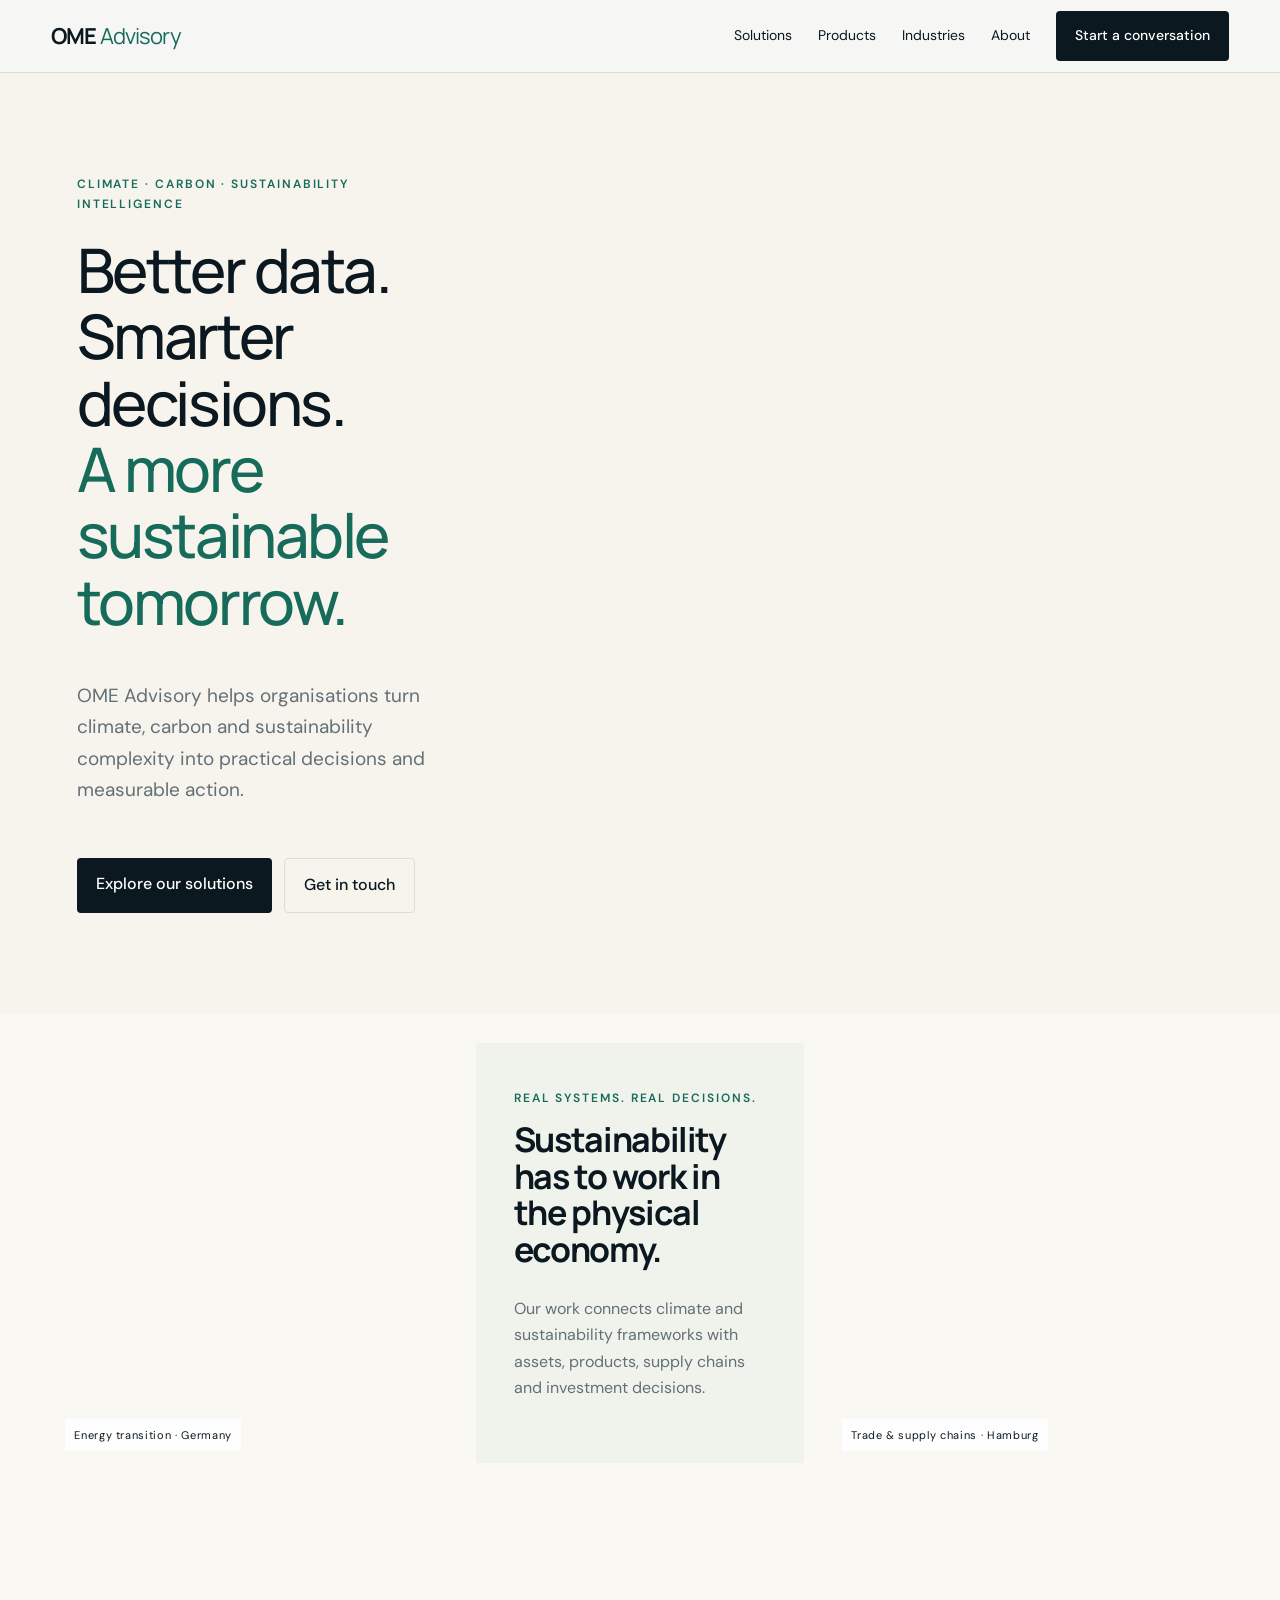
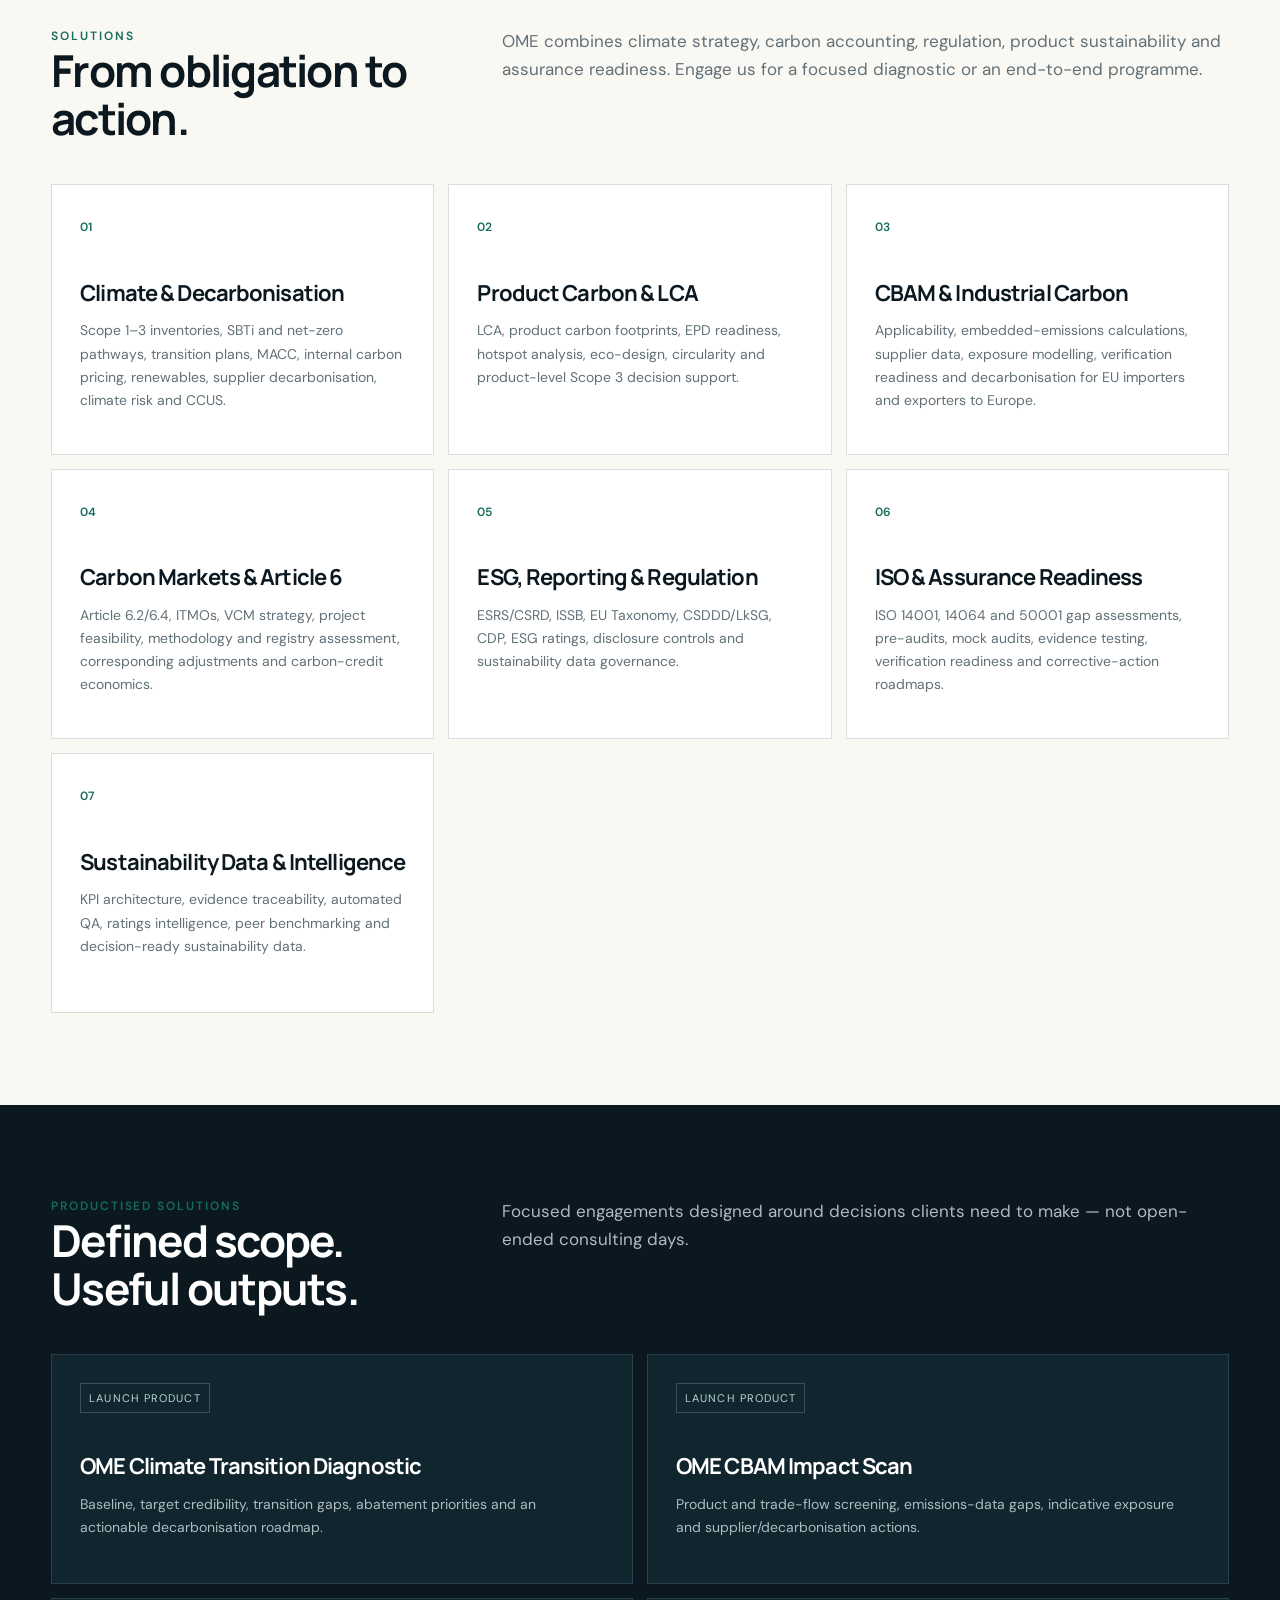
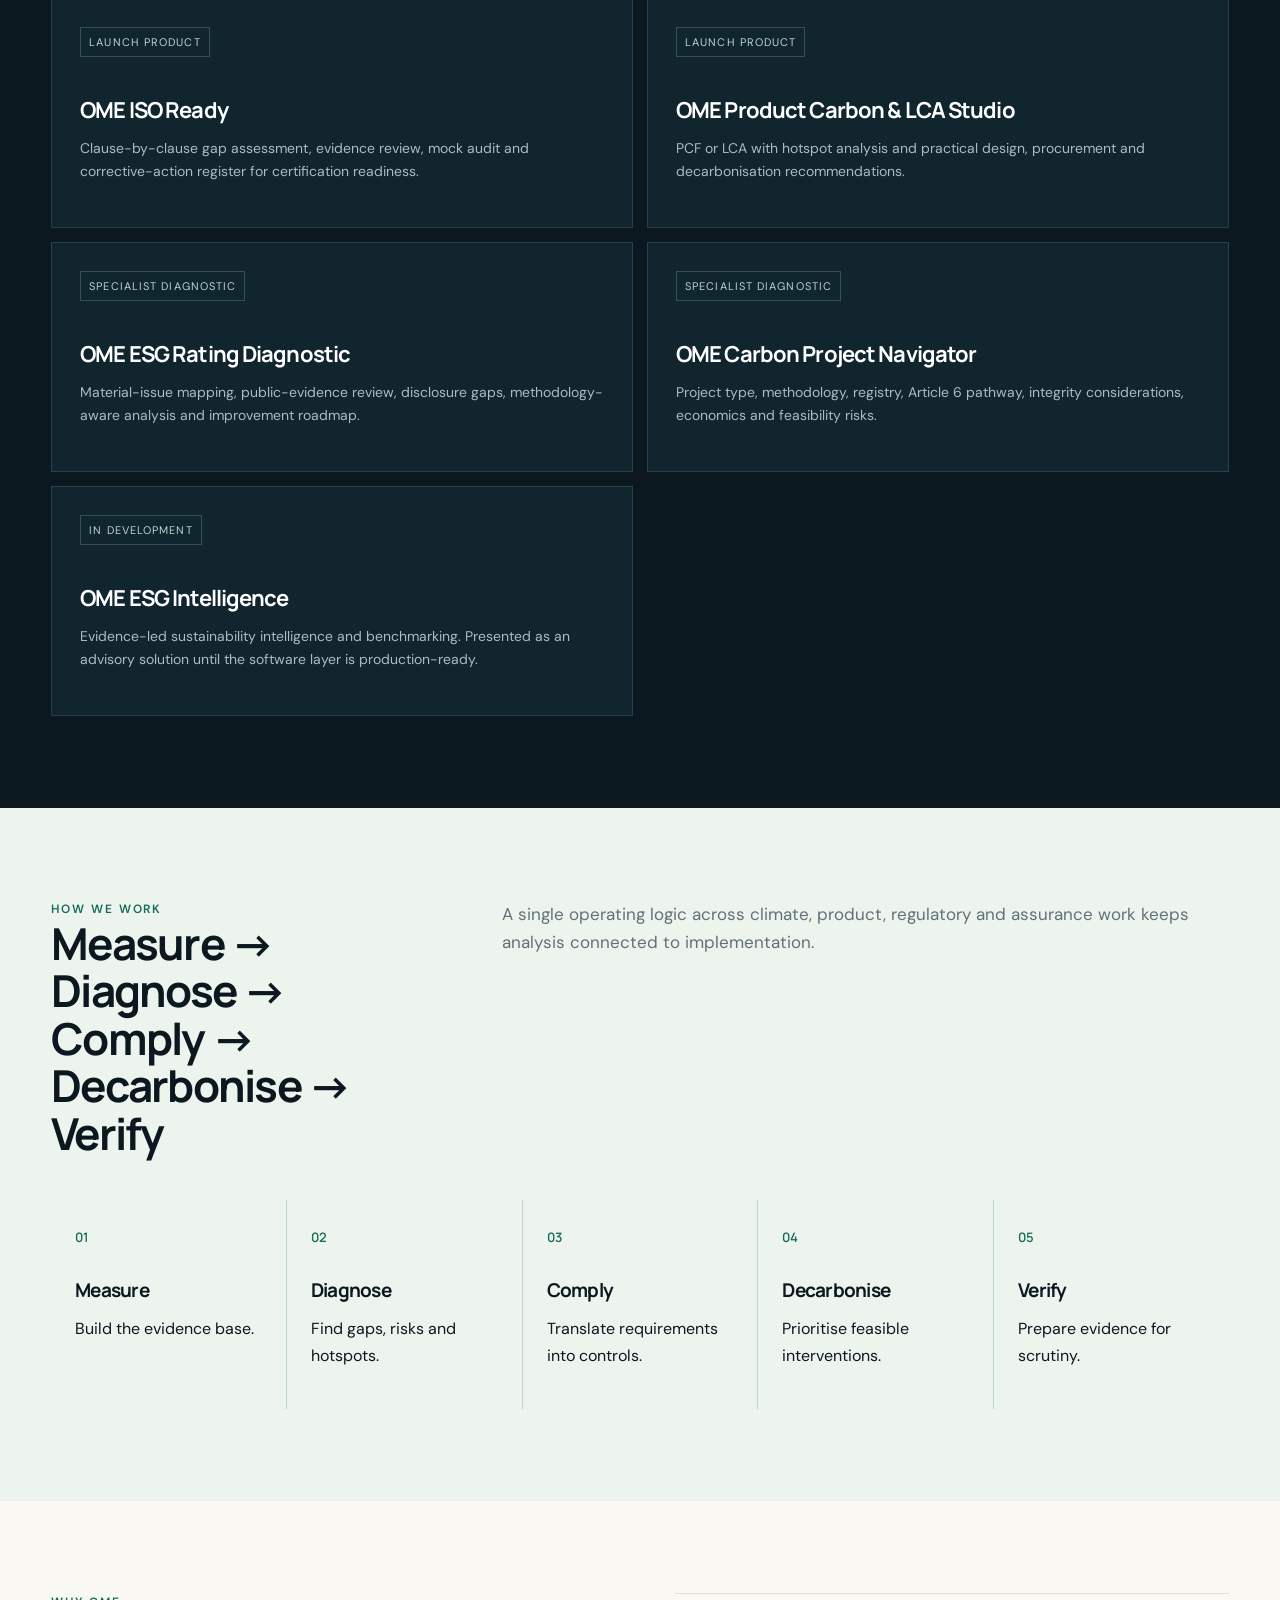
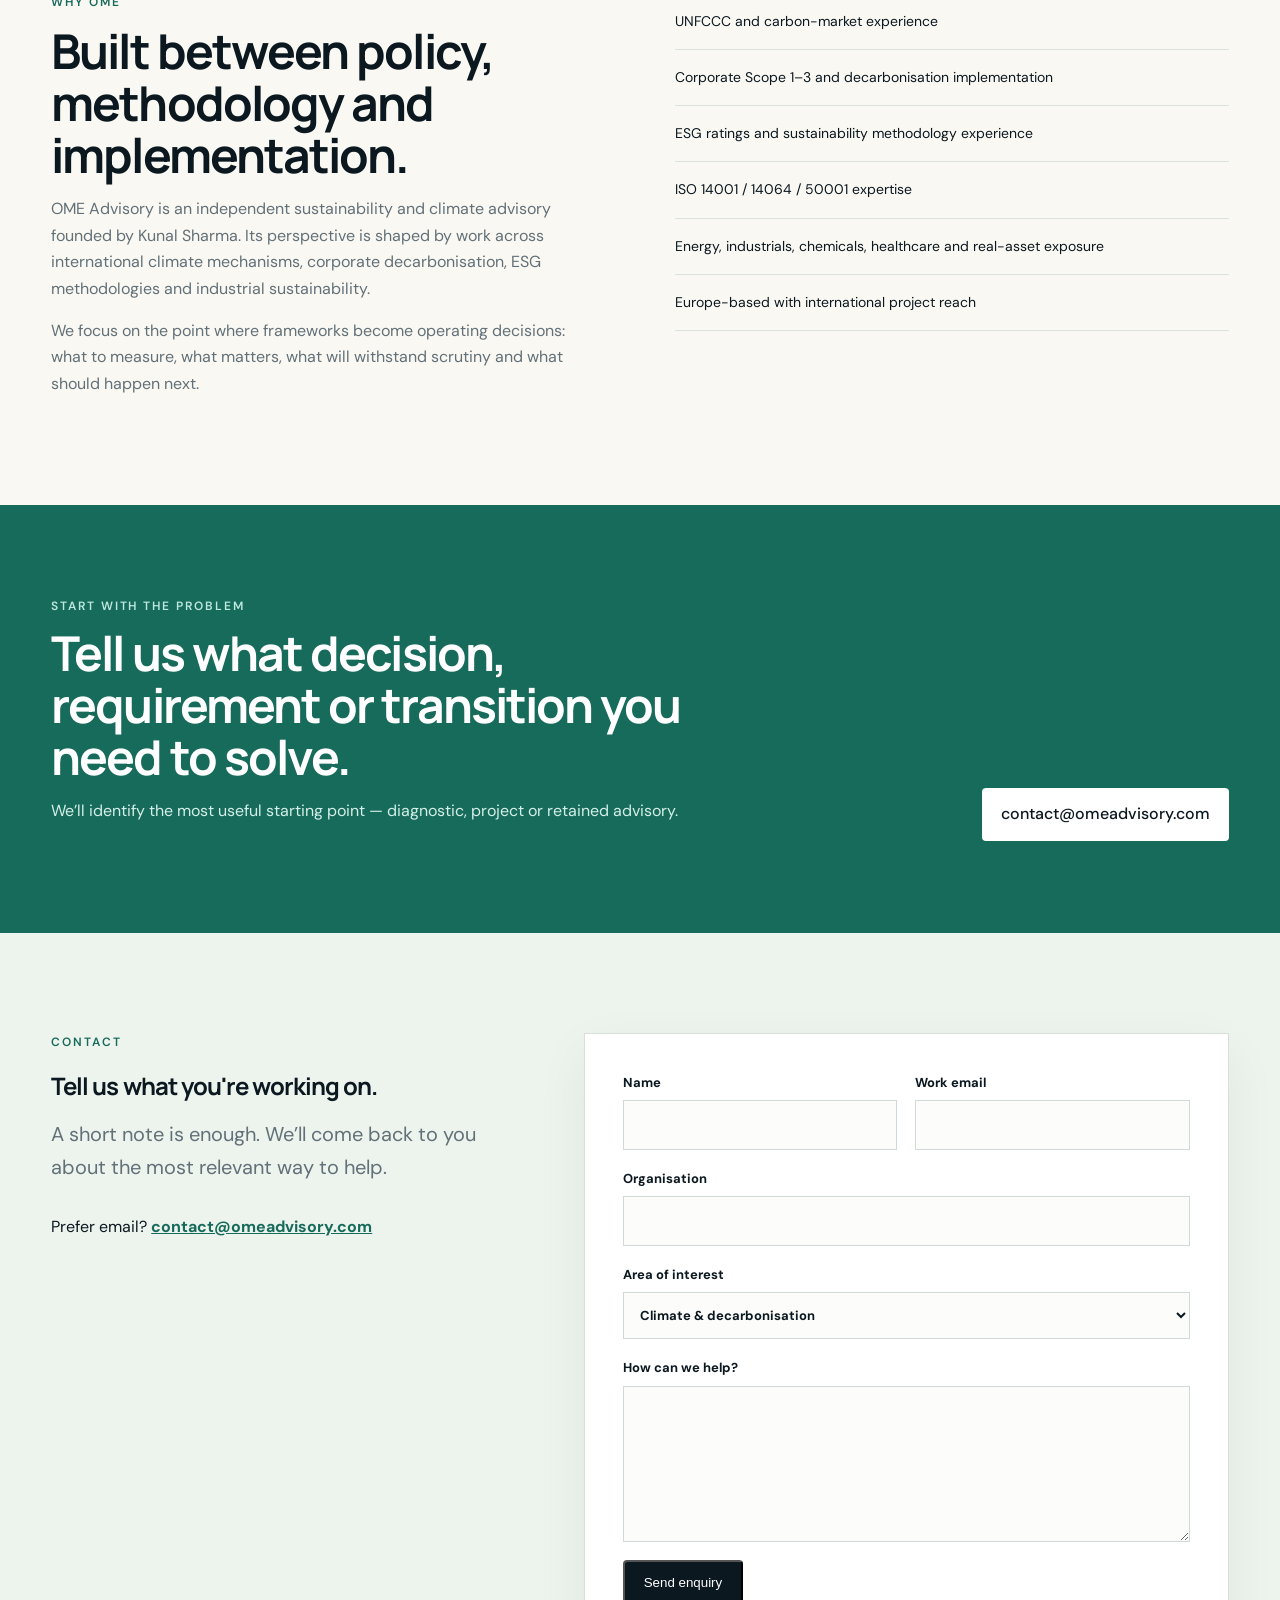
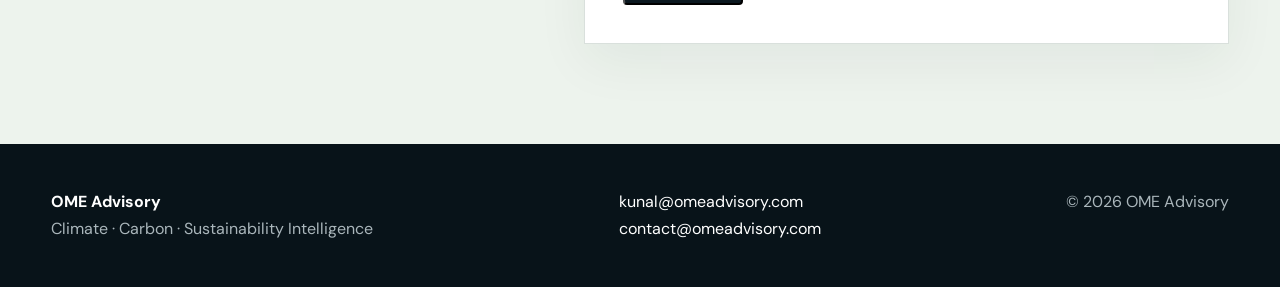
<file: index.html>
<!doctype html>
<html lang="en"><head>
<meta charset="utf-8"><meta name="viewport" content="width=device-width,initial-scale=1">
<title>OME Advisory | Climate, Carbon & Sustainability Intelligence</title>
<meta name="description" content="Independent climate, carbon and sustainability advisory for companies navigating decarbonisation, CBAM, LCA, ISO readiness, ESG regulation and carbon markets.">
<link rel="canonical" href="https://omeadvisory.com/">
<link rel="preconnect" href="https://fonts.googleapis.com"><link rel="preconnect" href="https://fonts.gstatic.com" crossorigin>
<link href="https://fonts.googleapis.com/css2?family=DM+Sans:wght@300;400;500;600&family=Manrope:wght@400;500;600;700&display=swap" rel="stylesheet">
<link rel="icon" href="/favicon.svg">
<style>
:root{--ink:#0b1820;--navy:#102b36;--teal:#176b5b;--mint:#edf4ee;--paper:#faf8f2;--white:#fff;--line:#d9e0dc;--muted:#627078;--lime:#b8d95a}
*{box-sizing:border-box}html{scroll-behavior:smooth}body{margin:0;background:var(--paper);color:var(--ink);font-family:"DM Sans",sans-serif;line-height:1.65}a{color:inherit}.wrap{width:min(92vw,1480px);margin:0 auto}
nav{position:sticky;top:0;z-index:20;background:rgba(246,247,244,.94);backdrop-filter:blur(14px);border-bottom:1px solid var(--line)}.nav{height:72px;display:flex;align-items:center;justify-content:space-between}.brand{font:700 22px Manrope;text-decoration:none;letter-spacing:-.04em}.brand span{font-weight:400;color:var(--teal)}.links{display:flex;gap:26px;align-items:center}.links a{text-decoration:none;font-size:14px}.btn{display:inline-block;padding:13px 19px;background:var(--ink);color:#fff;text-decoration:none;border-radius:4px;font-weight:500}.btn.alt{background:transparent;color:var(--ink);border:1px solid var(--line)}
.hero{min-height:clamp(620px,72vh,820px);padding:0;display:flex;align-items:stretch;background:#f7f4ed;position:relative;overflow:hidden}.hero .wrap{display:grid;grid-template-columns:minmax(520px,.9fr) minmax(620px,1.25fr);width:100%;max-width:none;margin:0;padding:0}.hero:after{content:"";position:absolute;inset:0 50% 0 auto;width:50%;background:url("https://images.unsplash.com/photo-1732482124592-5d343f5b7a05?auto=format&fit=crop&fm=jpg&q=82&w=2200") center/cover no-repeat;pointer-events:none}.hero .wrap{width:100%;position:relative;z-index:1}.kicker{text-transform:uppercase;letter-spacing:.16em;font-size:12px;font-weight:600;color:var(--teal)}h1,h2,h3{font-family:Manrope,sans-serif;line-height:1.08;letter-spacing:-.04em}h1{font-size:clamp(52px,6.5vw,78px);max-width:900px;margin:22px 0 26px;font-weight:500}h1 em{font-style:normal;color:var(--teal);font-weight:500}.lead{font-size:20px;max-width:720px;color:var(--muted)}.actions{display:flex;gap:12px;margin-top:34px;flex-wrap:wrap}
.signal{display:grid;grid-template-columns:repeat(4,1fr);border:1px solid var(--line);margin-top:70px;background:#fff}.signal div{padding:22px;border-right:1px solid var(--line)}.signal div:last-child{border:0}.signal strong{display:block;font:600 15px Manrope}.signal span{font-size:13px;color:var(--muted)}
section{padding:92px 0}.head{display:grid;grid-template-columns:.7fr 1.3fr;gap:60px;margin-bottom:42px}.head h2{font-size:44px;margin:0}.head p{margin:0;color:var(--muted);font-size:17px}.grid{display:grid;grid-template-columns:repeat(3,1fr);gap:14px}.card{background:#fff;border:1px solid var(--line);padding:28px;min-height:260px}.card .n{font-size:12px;color:var(--teal);font-weight:600}.card h3{font-size:22px;margin:42px 0 12px}.card p{color:var(--muted);font-size:14px}.card a{display:inline-block;margin-top:10px;font-size:13px;font-weight:600;text-decoration:none}
.dark{background:var(--ink);color:#fff}.dark .head p,.dark .card p{color:#aebbc0}.dark .card{background:#10252e;border-color:#29404a}.dark .card .n{color:#7ed5c7}.products{grid-template-columns:repeat(2,1fr)}.product{min-height:230px}.tag{display:inline-block;padding:5px 8px;border:1px solid #36515b;font-size:11px;text-transform:uppercase;letter-spacing:.1em;color:#b9d6d0}
.method{background:var(--mint)}.steps{display:grid;grid-template-columns:repeat(5,1fr);gap:1px;background:#bad8d0}.step{background:var(--mint);padding:24px}.step b{font:600 13px Manrope;color:var(--teal)}.step h3{font-size:19px;margin:30px 0 8px}
.about{display:grid;grid-template-columns:1fr 1fr;gap:70px;align-items:start}.about h2{font-size:48px;margin:12px 0}.about p{color:var(--muted)}.proof{border-top:1px solid var(--line)}.proof div{padding:16px 0;border-bottom:1px solid var(--line);font-size:14px}
.cta{background:var(--teal);color:#fff}.cta .box{display:flex;justify-content:space-between;align-items:end;gap:40px}.cta h2{font-size:48px;margin:10px 0;max-width:720px}.cta p{color:#d5efea}.cta .btn{background:#fff;color:var(--ink)}
footer{background:#081319;color:#aab6bb;padding:45px 0}.foot{display:flex;justify-content:space-between;gap:30px;flex-wrap:wrap}.foot a{color:#fff;text-decoration:none}
@media(max-width:850px){.links a:not(.btn){display:none}.hero{padding-top:70px}.signal,.grid,.products,.steps,.head,.about{grid-template-columns:1fr}.signal div{border-right:0;border-bottom:1px solid var(--line)}.head{gap:18px}.cta .box{display:block}.cta .btn{margin-top:20px}section{padding:68px 0}}
 .reality-band{padding:28px 0 72px;background:#faf8f2}.reality-grid{display:grid;grid-template-columns:1.05fr .9fr 1.05fr;gap:18px;align-items:stretch}.real-photo{min-height:300px;margin:0;position:relative;background-size:cover;background-position:center;border-radius:2px;overflow:hidden}.real-photo.wind{background-image:url("https://images.unsplash.com/photo-1732482124592-5d343f5b7a05?auto=format&fit=crop&fm=jpg&q=82&w=2200")}.real-photo.port{background-image:url("https://images.unsplash.com/photo-1732482124592-5d343f5b7a05?auto=format&fit=crop&fm=jpg&q=82&w=2200")}.real-photo figcaption{position:absolute;left:14px;bottom:12px;background:rgba(255,255,255,.9);padding:7px 9px;font-size:11px;letter-spacing:.06em}.reality-copy{padding:34px 24px;background:#f0f3ec}.reality-copy h2{font-size:34px;margin:12px 0}.reality-copy p{color:var(--muted)} @media(max-width:850px){.reality-grid{grid-template-columns:1fr}.real-photo{min-height:240px}}  .hero-copy{padding:clamp(70px,8vw,135px) clamp(42px,6vw,110px);display:flex;flex-direction:column;justify-content:center;position:relative;z-index:2;background:#f7f4ed}.hero-media{min-height:620px;background:url("https://images.unsplash.com/photo-1732482124592-5d343f5b7a05?auto=format&fit=crop&fm=jpg&q=82&w=2200") center/cover no-repeat}.hero:after{display:none}.hero h1{font-size:clamp(54px,4.8vw,82px);max-width:760px}.hero .lead{max-width:650px;font-size:19px}.reality-band .wrap,#solutions .wrap,#products .wrap,#about .wrap,#contact .wrap{width:min(92vw,1480px)}.reality-grid{grid-template-columns:1fr .82fr 1fr;gap:24px}.real-photo{min-height:360px}.reality-copy{padding:46px 38px;display:flex;flex-direction:column;justify-content:center}section{scroll-margin-top:80px}@media(min-width:1600px){.hero-copy{padding-left:max(70px,6vw)}.reality-grid{gap:30px}}@media(max-width:1050px){.hero .wrap{grid-template-columns:1fr}.hero-copy{padding:80px 6vw}.hero-media{min-height:430px}.hero{min-height:auto}.reality-grid{grid-template-columns:1fr}.real-photo{min-height:320px}}@media(max-width:650px){.wrap,.reality-band .wrap,#solutions .wrap,#products .wrap,#about .wrap,#contact .wrap{width:min(90vw,1480px)}.hero-copy{padding:64px 5vw}.hero h1{font-size:44px}.hero-media{min-height:300px}.real-photo{min-height:250px}}  .contact-section{padding:100px 0;background:#edf3ed}.contact-grid{display:grid;grid-template-columns:.8fr 1.2fr;gap:clamp(50px,8vw,130px);align-items:start}.contact-direct{margin-top:30px}.contact-direct a{color:var(--teal);font-weight:700}.contact-section form{background:#fff;padding:38px;border:1px solid var(--line);box-shadow:0 18px 50px rgba(16,45,42,.06)}.contact-section label{display:block;font-size:13px;font-weight:700;margin-bottom:18px}.contact-section input,.contact-section select,.contact-section textarea{display:block;width:100%;margin-top:7px;padding:13px 12px;border:1px solid #cfd9d5;background:#fcfdfb;font:inherit;color:var(--ink)}.form-row{display:grid;grid-template-columns:1fr 1fr;gap:18px}.hidden{display:none}@media(max-width:850px){.contact-grid,.form-row{grid-template-columns:1fr}.contact-section{padding:70px 0}.contact-section form{padding:25px}} </style></head><body>
<nav><div class="wrap nav"><a class="brand" href="#">OME <span>Advisory</span></a><div class="links"><a href="/solutions.html">Solutions</a><a href="/products.html">Products</a><a href="/industries.html">Industries</a><a href="/about.html">About</a><a href="#contact" class="btn">Start a conversation</a></div></div></nav>
<header class="hero"><div class="wrap"><div class="hero-copy"><div class="kicker">Climate · Carbon · Sustainability Intelligence</div><h1>Better data.<br>Smarter decisions.<br><em>A more sustainable tomorrow.</em></h1><p class="lead">OME Advisory helps organisations turn climate, carbon and sustainability complexity into practical decisions and measurable action.</p><div class="actions"><a class="btn" href="/solutions.html">Explore our solutions</a><a class="btn alt" href="#contact">Get in touch</a></div></div><div class="hero-media" aria-hidden="true"></div></div></header>
<section class="reality-band"><div class="wrap"><div class="reality-grid"><figure class="real-photo wind"><figcaption>Energy transition · Germany</figcaption></figure><div class="reality-copy"><div class="kicker">Real systems. Real decisions.</div><h2>Sustainability has to work in the physical economy.</h2><p>Our work connects climate and sustainability frameworks with assets, products, supply chains and investment decisions.</p></div><figure class="real-photo port"><figcaption>Trade & supply chains · Hamburg</figcaption></figure></div></div></section><section id="solutions"><div class="wrap"><div class="head"><div><div class="kicker">Solutions</div><h2>From obligation to action.</h2></div><p>OME combines climate strategy, carbon accounting, regulation, product sustainability and assurance readiness. Engage us for a focused diagnostic or an end-to-end programme.</p></div>
<div class="grid">
<div class="card"><span class="n">01</span><h3>Climate & Decarbonisation</h3><p>Scope 1–3 inventories, SBTi and net-zero pathways, transition plans, MACC, internal carbon pricing, renewables, supplier decarbonisation, climate risk and CCUS.</p></div>
<div class="card"><span class="n">02</span><h3>Product Carbon & LCA</h3><p>LCA, product carbon footprints, EPD readiness, hotspot analysis, eco-design, circularity and product-level Scope 3 decision support.</p></div>
<div class="card"><span class="n">03</span><h3>CBAM & Industrial Carbon</h3><p>Applicability, embedded-emissions calculations, supplier data, exposure modelling, verification readiness and decarbonisation for EU importers and exporters to Europe.</p></div>
<div class="card"><span class="n">04</span><h3>Carbon Markets & Article 6</h3><p>Article 6.2/6.4, ITMOs, VCM strategy, project feasibility, methodology and registry assessment, corresponding adjustments and carbon-credit economics.</p></div>
<div class="card"><span class="n">05</span><h3>ESG, Reporting & Regulation</h3><p>ESRS/CSRD, ISSB, EU Taxonomy, CSDDD/LkSG, CDP, ESG ratings, disclosure controls and sustainability data governance.</p></div>
<div class="card"><span class="n">06</span><h3>ISO & Assurance Readiness</h3><p>ISO 14001, 14064 and 50001 gap assessments, pre-audits, mock audits, evidence testing, verification readiness and corrective-action roadmaps.</p></div>
<div class="card"><span class="n">07</span><h3>Sustainability Data & Intelligence</h3><p>KPI architecture, evidence traceability, automated QA, ratings intelligence, peer benchmarking and decision-ready sustainability data.</p></div>
</div></div></section>
<section class="dark" id="products"><div class="wrap"><div class="head"><div><div class="kicker">Productised solutions</div><h2>Defined scope. Useful outputs.</h2></div><p>Focused engagements designed around decisions clients need to make — not open-ended consulting days.</p></div>
<div class="grid products">
<div class="card product"><span class="tag">Launch product</span><h3>OME Climate Transition Diagnostic</h3><p>Baseline, target credibility, transition gaps, abatement priorities and an actionable decarbonisation roadmap.</p></div>
<div class="card product"><span class="tag">Launch product</span><h3>OME CBAM Impact Scan</h3><p>Product and trade-flow screening, emissions-data gaps, indicative exposure and supplier/decarbonisation actions.</p></div>
<div class="card product"><span class="tag">Launch product</span><h3>OME ISO Ready</h3><p>Clause-by-clause gap assessment, evidence review, mock audit and corrective-action register for certification readiness.</p></div>
<div class="card product"><span class="tag">Launch product</span><h3>OME Product Carbon & LCA Studio</h3><p>PCF or LCA with hotspot analysis and practical design, procurement and decarbonisation recommendations.</p></div>
<div class="card product"><span class="tag">Specialist diagnostic</span><h3>OME ESG Rating Diagnostic</h3><p>Material-issue mapping, public-evidence review, disclosure gaps, methodology-aware analysis and improvement roadmap.</p></div>
<div class="card product"><span class="tag">Specialist diagnostic</span><h3>OME Carbon Project Navigator</h3><p>Project type, methodology, registry, Article 6 pathway, integrity considerations, economics and feasibility risks.</p></div>
<div class="card product"><span class="tag">In development</span><h3>OME ESG Intelligence</h3><p>Evidence-led sustainability intelligence and benchmarking. Presented as an advisory solution until the software layer is production-ready.</p></div>
</div></div></section>
<section class="method"><div class="wrap"><div class="head"><div><div class="kicker">How we work</div><h2>Measure → Diagnose → Comply → Decarbonise → Verify</h2></div><p>A single operating logic across climate, product, regulatory and assurance work keeps analysis connected to implementation.</p></div>
<div class="steps"><div class="step"><b>01</b><h3>Measure</h3><p>Build the evidence base.</p></div><div class="step"><b>02</b><h3>Diagnose</h3><p>Find gaps, risks and hotspots.</p></div><div class="step"><b>03</b><h3>Comply</h3><p>Translate requirements into controls.</p></div><div class="step"><b>04</b><h3>Decarbonise</h3><p>Prioritise feasible interventions.</p></div><div class="step"><b>05</b><h3>Verify</h3><p>Prepare evidence for scrutiny.</p></div></div></div></section>
<section id="about"><div class="wrap about"><div><div class="kicker">Why OME</div><h2>Built between policy, methodology and implementation.</h2><p>OME Advisory is an independent sustainability and climate advisory founded by Kunal Sharma. Its perspective is shaped by work across international climate mechanisms, corporate decarbonisation, ESG methodologies and industrial sustainability.</p><p>We focus on the point where frameworks become operating decisions: what to measure, what matters, what will withstand scrutiny and what should happen next.</p></div><div class="proof"><div>UNFCCC and carbon-market experience</div><div>Corporate Scope 1–3 and decarbonisation implementation</div><div>ESG ratings and sustainability methodology experience</div><div>ISO 14001 / 14064 / 50001 expertise</div><div>Energy, industrials, chemicals, healthcare and real-asset exposure</div><div>Europe-based with international project reach</div></div></div></section>
<section class="cta" id="contact"><div class="wrap box"><div><div class="kicker" style="color:#bde8df">Start with the problem</div><h2>Tell us what decision, requirement or transition you need to solve.</h2><p>We’ll identify the most useful starting point — diagnostic, project or retained advisory.</p></div><a class="btn" href="#contact">contact@omeadvisory.com</a></div></section>
<section id="contact" class="contact-section"><div class="wrap contact-grid"><div><div class="kicker">Contact</div><h2>Tell us what you're working on.</h2><p class="lead">A short note is enough. We’ll come back to you about the most relevant way to help.</p><p class="contact-direct">Prefer email? <a href="mailto:contact@omeadvisory.com">contact@omeadvisory.com</a></p></div><form name="ome-enquiry" method="POST" data-netlify="true" netlify-honeypot="bot-field" action="/thanks.html"><input type="hidden" name="form-name" value="ome-enquiry"><p class="hidden"><label>Don’t fill this out: <input name="bot-field"></label></p><div class="form-row"><label>Name<input required name="name" autocomplete="name"></label><label>Work email<input required type="email" name="email" autocomplete="email"></label></div><label>Organisation<input name="organisation" autocomplete="organization"></label><label>Area of interest<select name="interest"><option>Climate & decarbonisation</option><option>CBAM & trade carbon</option><option>LCA & product carbon</option><option>Carbon markets & Article 6</option><option>ESG, reporting & regulation</option><option>ISO & assurance readiness</option><option>Sustainability data & intelligence</option><option>Other</option></select></label><label>How can we help?<textarea required name="message" rows="6"></textarea></label><button class="btn" type="submit">Send enquiry</button></form></div></section><footer><div class="wrap foot"><div><strong style="color:white">OME Advisory</strong><br>Climate · Carbon · Sustainability Intelligence</div><div><a href="mailto:kunal@omeadvisory.com">kunal@omeadvisory.com</a><br><a href="#contact">contact@omeadvisory.com</a></div><div>© 2026 OME Advisory</div></div></footer>
</body></html>
</file>
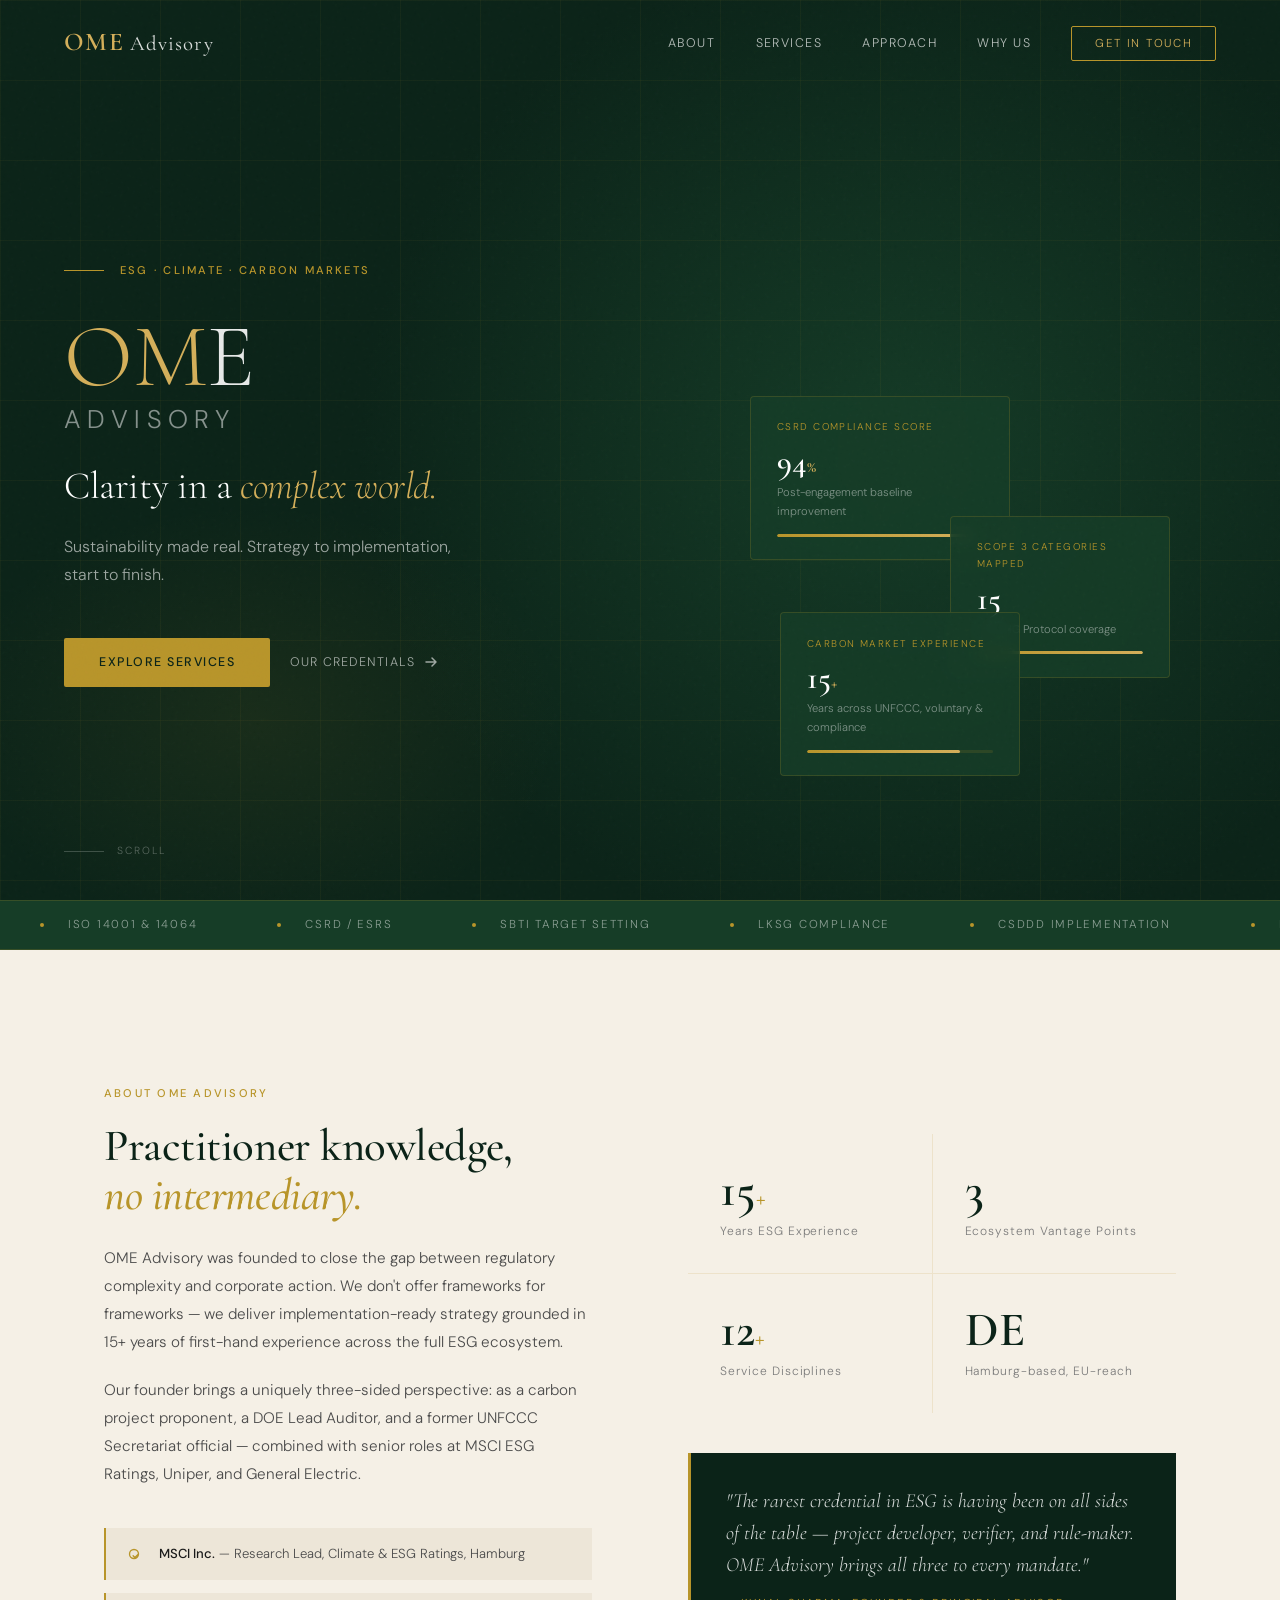
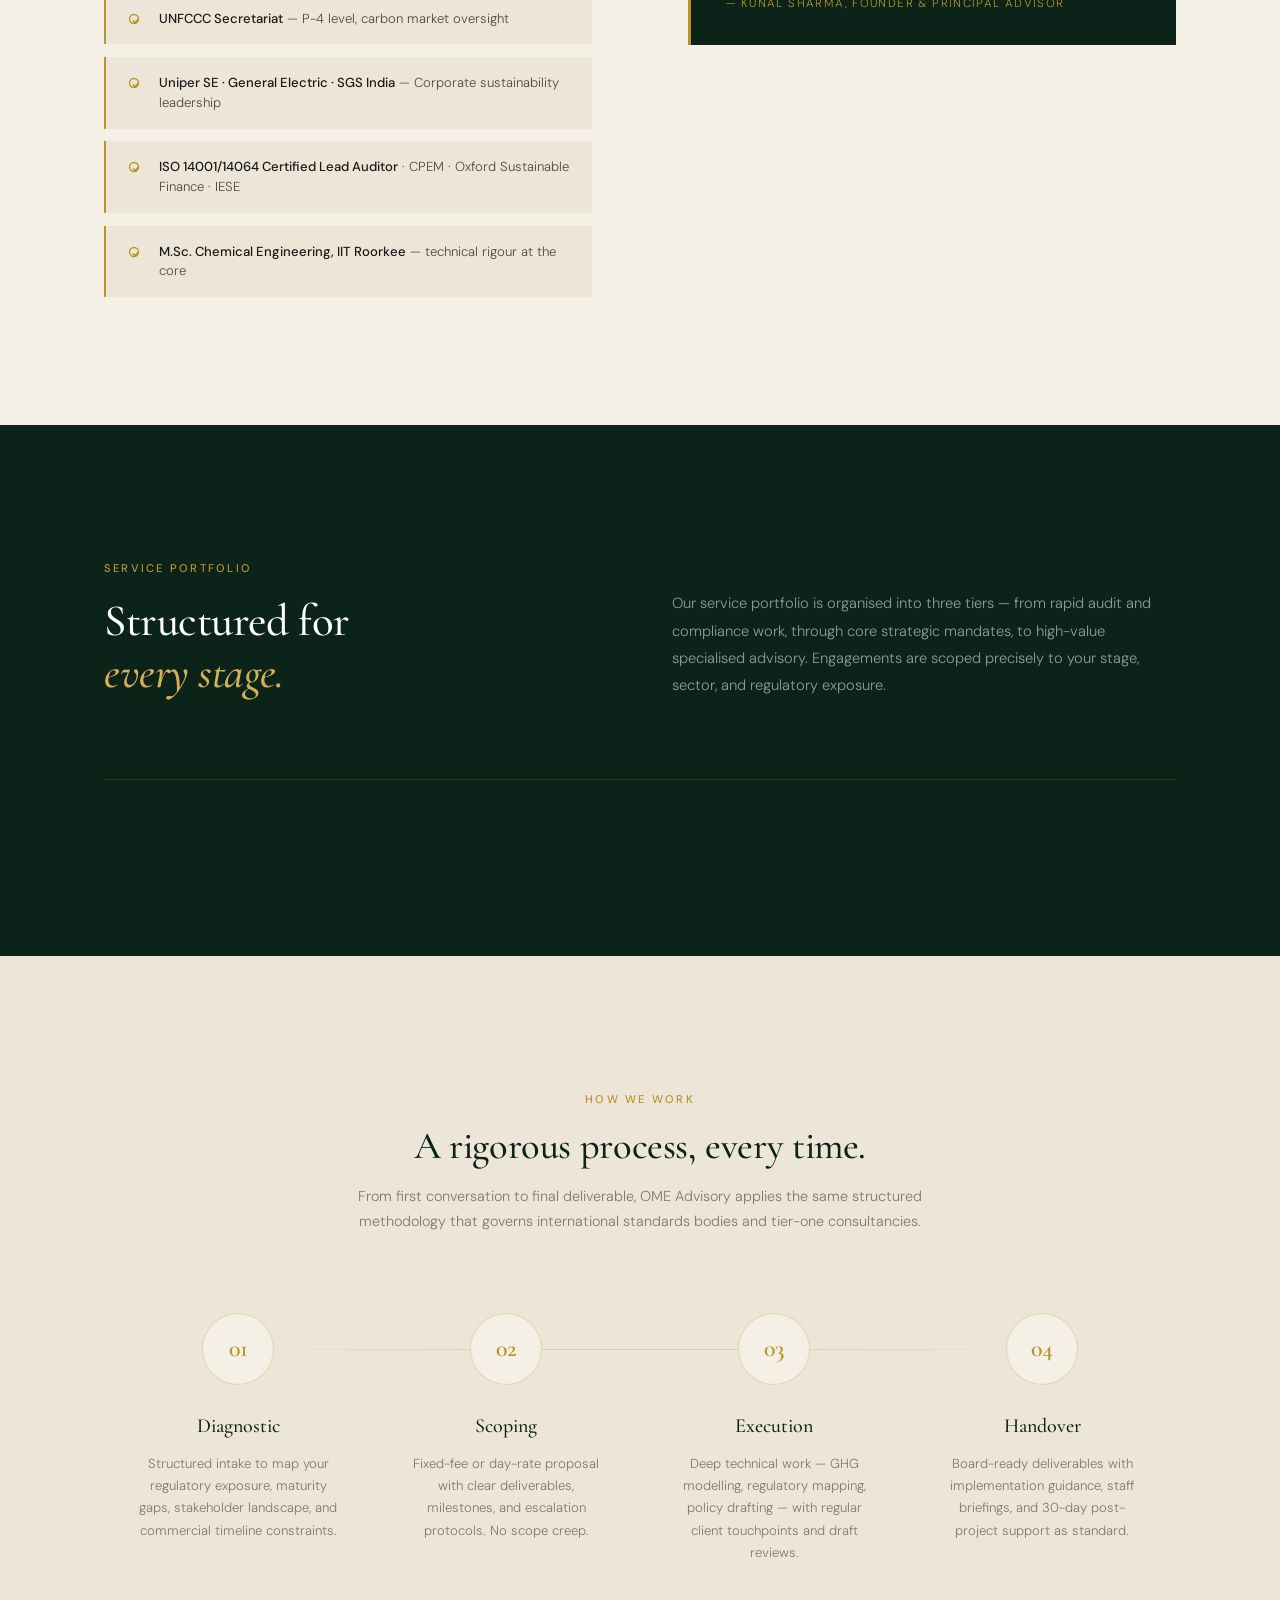
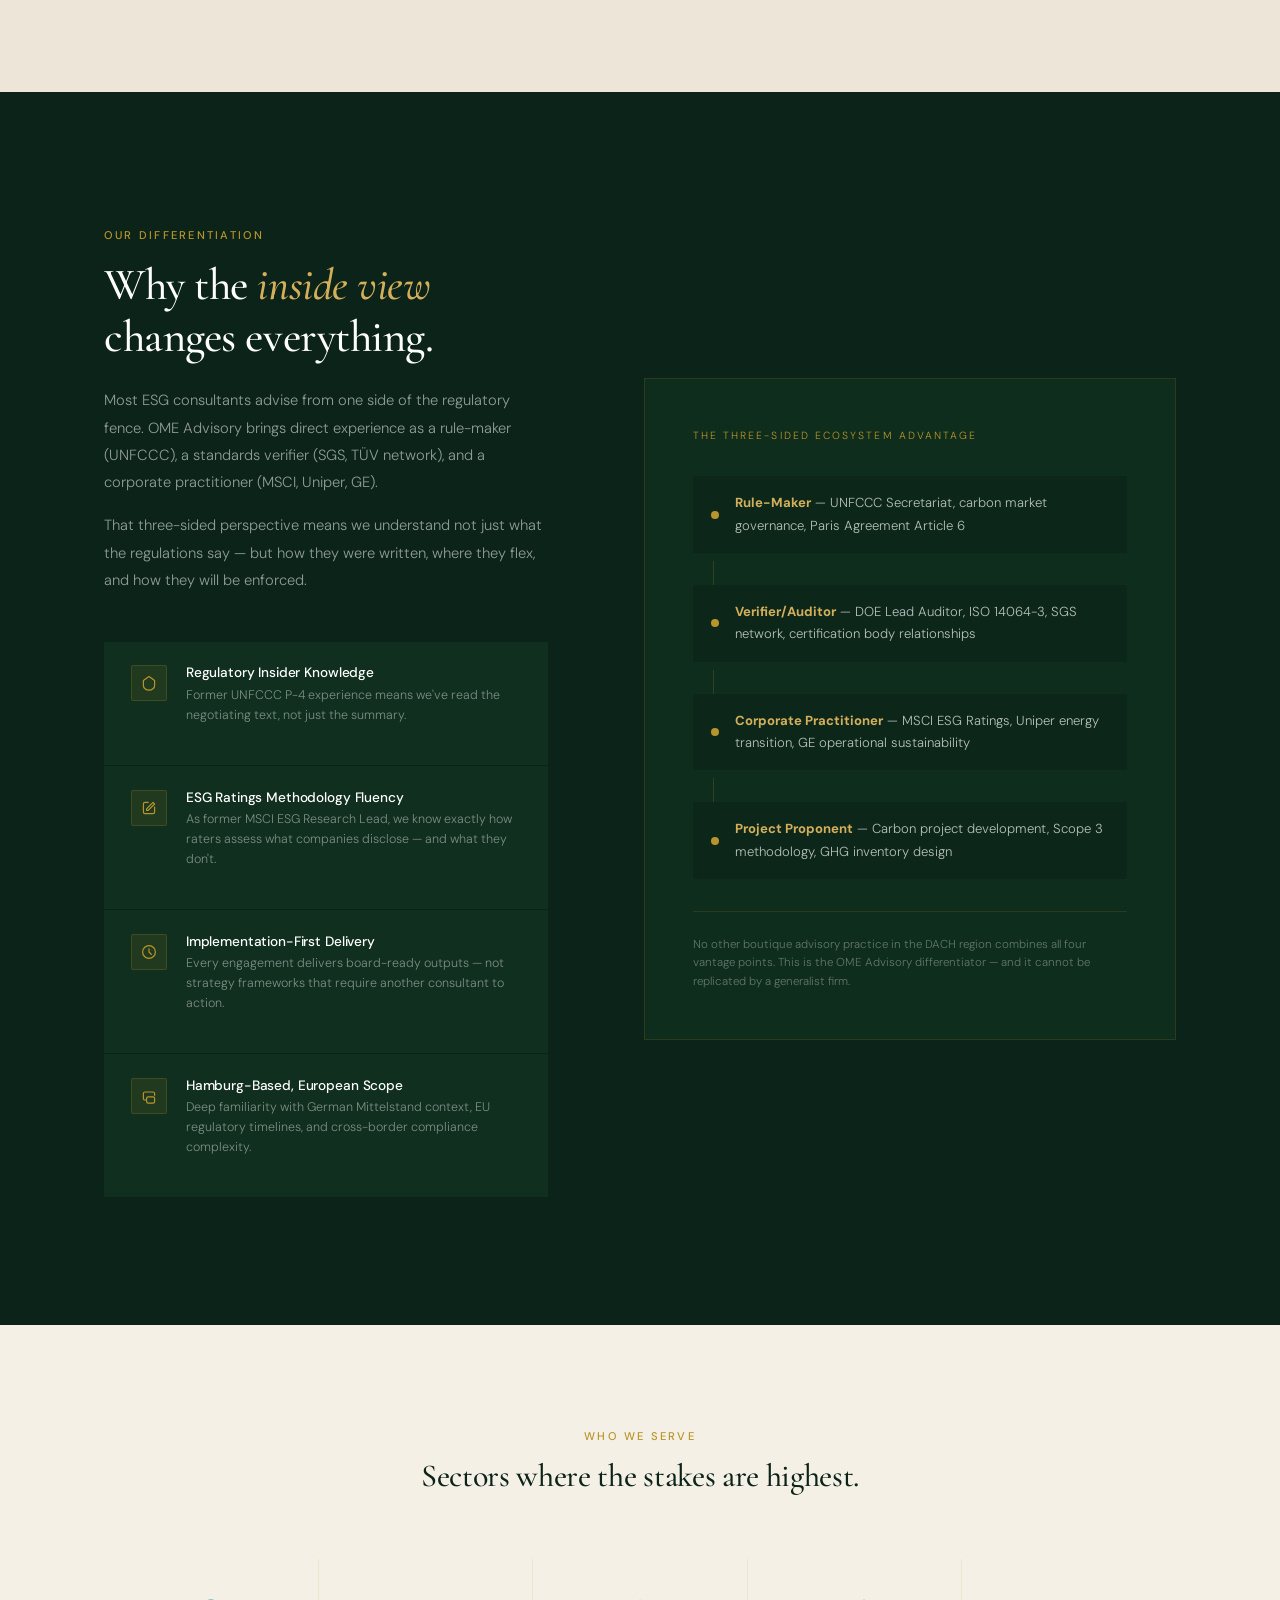
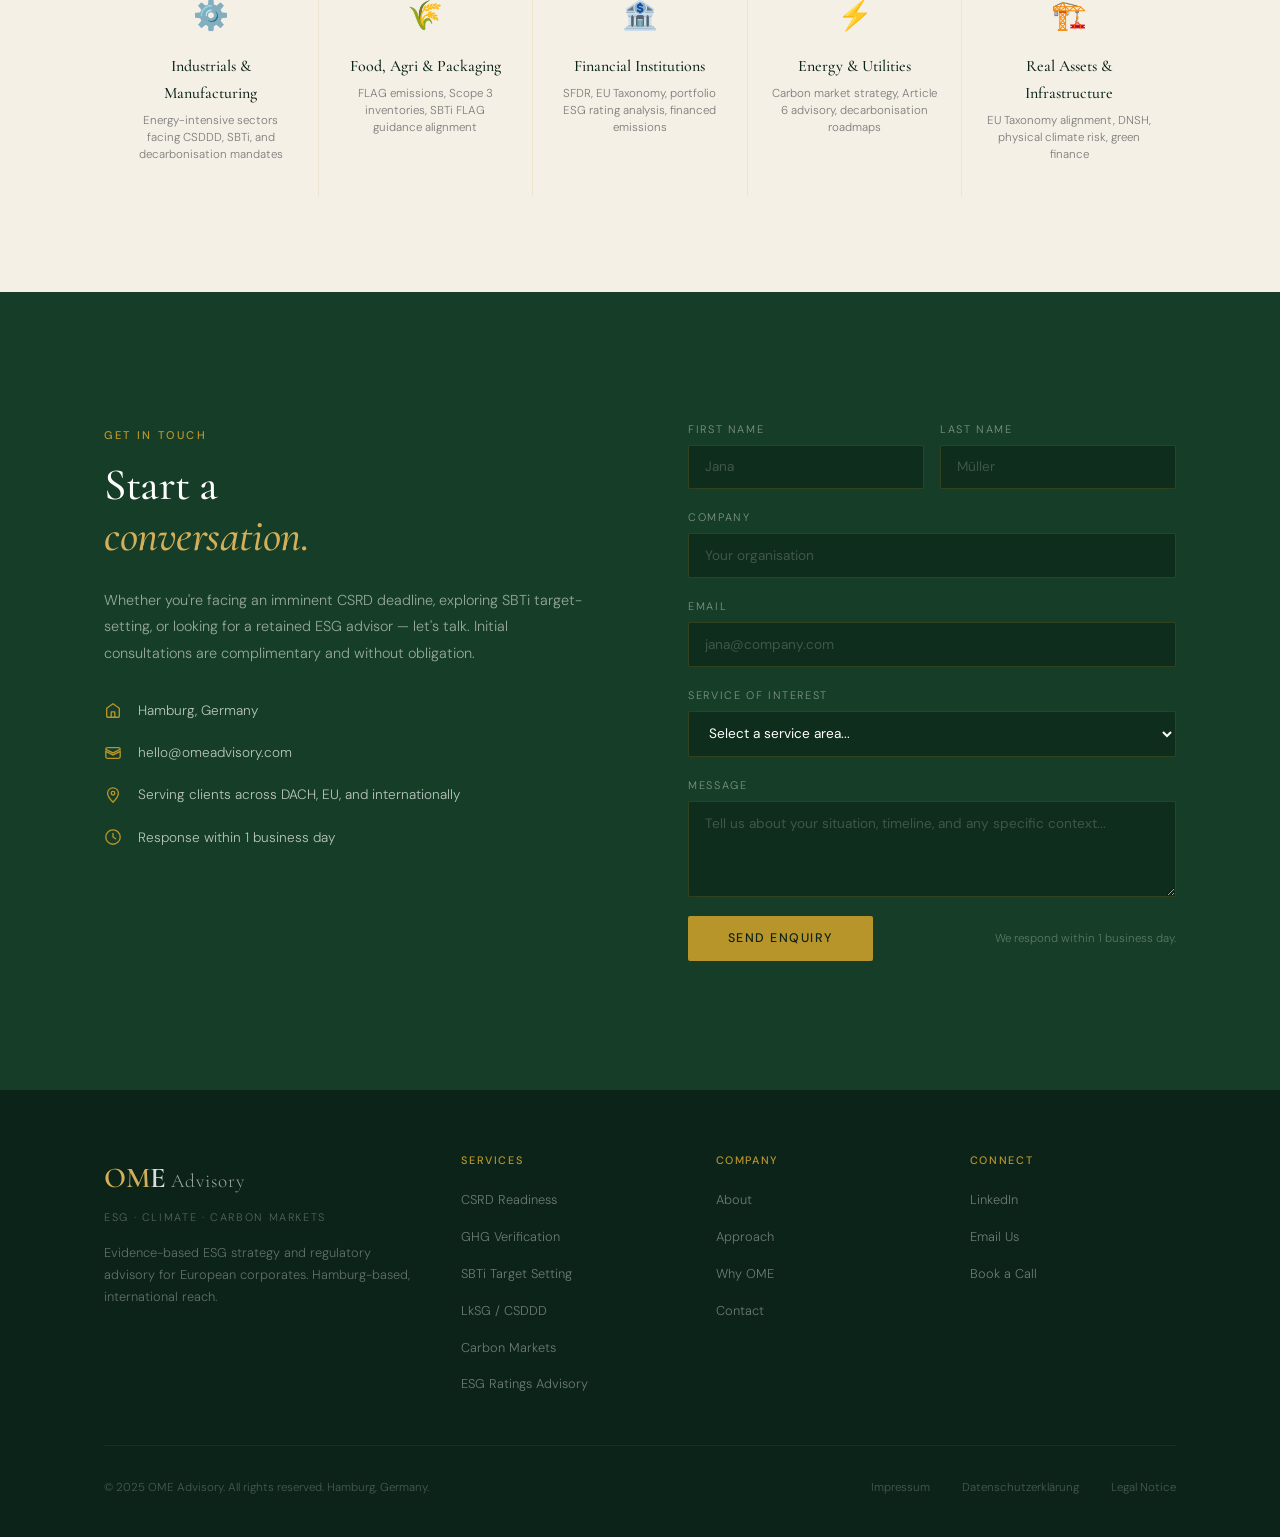
<file: admin/index.html>
<!DOCTYPE html>
<html lang="en">
<head>
<meta charset="UTF-8">
<meta name="viewport" content="width=device-width, initial-scale=1.0">
<title>OME Advisory — ESG & Climate Intelligence</title>
<meta name="description" content="OME Advisory delivers rigorous ESG strategy, GHG verification, CSRD compliance, and carbon market advisory for European corporates.">
<link rel="preconnect" href="https://fonts.googleapis.com">
<link rel="preconnect" href="https://fonts.gstatic.com" crossorigin>
<link href="https://fonts.googleapis.com/css2?family=Cormorant+Garamond:ital,wght@0,300;0,400;0,500;0,600;0,700;1,300;1,400;1,600&family=DM+Sans:ital,opsz,wght@0,9..40,300;0,9..40,400;0,9..40,500;0,9..40,600;1,9..40,300&display=swap" rel="stylesheet">
<!-- Netlify Identity Widget -->
<script src="https://identity.netlify.com/v1/netlify-identity-widget.js"></script>
<style>
  :root {
    --forest:   #0b2318;
    --emerald:  #163d27;
    --mid:      #1e5234;
    --brass:    #b8952a;
    --brass-lt: #d4af5a;
    --cream:    #f5f0e6;
    --cream-dk: #ede6d8;
    --white:    #ffffff;
    --text:     #1a1a1a;
    --text-mid: #4a4a4a;
    --text-lt:  #7a7a7a;
  }
  *, *::before, *::after { box-sizing: border-box; margin: 0; padding: 0; }
  html { scroll-behavior: smooth; font-size: 16px; }
  body { background: var(--cream); color: var(--text); font-family: 'DM Sans', sans-serif; font-weight: 300; line-height: 1.7; overflow-x: hidden; }
  body::before { content:''; position:fixed; inset:0; background-image:url("data:image/svg+xml,%3Csvg viewBox='0 0 256 256' xmlns='http://www.w3.org/2000/svg'%3E%3Cfilter id='noise'%3E%3CfeTurbulence type='fractalNoise' baseFrequency='0.9' numOctaves='4' stitchTiles='stitch'/%3E%3C/filter%3E%3Crect width='100%25' height='100%25' filter='url(%23noise)' opacity='0.04'/%3E%3C/svg%3E"); pointer-events:none; z-index:9999; opacity:0.5; }
  h1,h2,h3,h4 { font-family:'Cormorant Garamond',serif; font-weight:500; line-height:1.15; letter-spacing:-0.01em; }
  .eyebrow { font-family:'DM Sans',sans-serif; font-size:0.7rem; font-weight:500; letter-spacing:0.2em; text-transform:uppercase; color:var(--brass); }

  /* NAV */
  nav { position:fixed; top:0; left:0; right:0; z-index:100; display:flex; align-items:center; justify-content:space-between; padding:1.25rem 4rem; transition:background 0.4s, box-shadow 0.4s; }
  nav.scrolled { background:rgba(11,35,24,0.97); backdrop-filter:blur(12px); box-shadow:0 1px 0 rgba(184,149,42,0.2); }
  .nav-logo { display:flex; align-items:baseline; gap:0.4rem; text-decoration:none; }
  .nav-logo-mark { font-family:'Cormorant Garamond',serif; font-size:1.6rem; font-weight:600; color:var(--brass-lt); letter-spacing:0.05em; }
  .nav-logo-text { font-family:'Cormorant Garamond',serif; font-size:1.3rem; font-weight:400; color:rgba(255,255,255,0.85); letter-spacing:0.05em; }
  .nav-links { display:flex; align-items:center; gap:2.5rem; list-style:none; }
  .nav-links a { font-size:0.78rem; letter-spacing:0.12em; text-transform:uppercase; color:rgba(255,255,255,0.7); text-decoration:none; transition:color 0.2s; }
  .nav-links a:hover { color:var(--brass-lt); }
  .nav-cta { background:transparent; border:1px solid var(--brass); color:var(--brass-lt) !important; padding:0.55rem 1.4rem; border-radius:2px; font-size:0.72rem !important; letter-spacing:0.15em !important; transition:background 0.2s, color 0.2s !important; }
  .nav-cta:hover { background:var(--brass) !important; color:var(--forest) !important; }

  /* HERO */
  #hero { min-height:100vh; background:var(--forest); display:grid; grid-template-columns:1fr 1fr; position:relative; overflow:hidden; }
  .hero-bg-pattern { position:absolute; inset:0; background-image:radial-gradient(ellipse 60% 80% at 70% 50%,rgba(30,82,52,0.5) 0%,transparent 70%),radial-gradient(ellipse 40% 40% at 20% 80%,rgba(184,149,42,0.08) 0%,transparent 60%); }
  .hero-grid { position:absolute; inset:0; background-image:linear-gradient(rgba(184,149,42,0.06) 1px,transparent 1px),linear-gradient(90deg,rgba(184,149,42,0.06) 1px,transparent 1px); background-size:80px 80px; animation:gridShift 20s linear infinite; }
  @keyframes gridShift { 0%{transform:translate(0,0)} 100%{transform:translate(80px,80px)} }
  .hero-left { display:flex; flex-direction:column; justify-content:center; padding:8rem 4rem 5rem; position:relative; z-index:2; }
  .hero-eyebrow { margin-bottom:2rem; display:flex; align-items:center; gap:1rem; }
  .hero-eyebrow::before { content:''; display:block; width:40px; height:1px; background:var(--brass); }
  .hero-wordmark { font-family:'Cormorant Garamond',serif; font-size:clamp(4rem,7vw,7rem); font-weight:300; line-height:1; margin-bottom:0.5rem; }
  .hero-wordmark-om { color:var(--brass-lt); }
  .hero-wordmark-e { color:rgba(255,255,255,0.9); }
  .hero-wordmark-advisory { display:block; font-size:clamp(1.2rem,2vw,1.8rem); font-weight:300; color:rgba(255,255,255,0.5); letter-spacing:0.25em; text-transform:uppercase; font-family:'DM Sans',sans-serif; margin-top:0.3rem; }
  .hero-h1 { font-size:clamp(2rem,3vw,3rem); font-weight:300; color:var(--white); margin:1.5rem 0 0; }
  .hero-h1 em { font-style:italic; color:var(--brass-lt); }
  .hero-tagline { font-family:'DM Sans',sans-serif; font-size:1rem; font-weight:300; color:rgba(255,255,255,0.6); max-width:420px; margin:1.5rem 0 3rem; line-height:1.8; }
  .hero-actions { display:flex; gap:1.2rem; align-items:center; flex-wrap:wrap; }
  .btn-primary { display:inline-block; background:var(--brass); color:var(--forest); padding:0.85rem 2.2rem; font-size:0.78rem; font-weight:500; letter-spacing:0.12em; text-transform:uppercase; text-decoration:none; border-radius:2px; transition:background 0.2s,transform 0.2s; }
  .btn-primary:hover { background:var(--brass-lt); transform:translateY(-1px); }
  .btn-ghost { display:inline-flex; align-items:center; gap:0.5rem; color:rgba(255,255,255,0.6); font-size:0.78rem; letter-spacing:0.1em; text-transform:uppercase; text-decoration:none; transition:color 0.2s; }
  .btn-ghost:hover { color:var(--brass-lt); }
  .btn-ghost svg { transition:transform 0.2s; }
  .btn-ghost:hover svg { transform:translateX(4px); }
  .hero-right { position:relative; z-index:2; display:flex; align-items:flex-end; justify-content:center; padding-bottom:4rem; }
  .hero-visual { width:420px; height:480px; position:relative; }
  .hero-visual-card { position:absolute; background:rgba(22,61,39,0.85); border:1px solid rgba(184,149,42,0.2); backdrop-filter:blur(8px); border-radius:4px; padding:1.4rem 1.6rem; }
  .hvc-1{width:260px;top:40px;left:0} .hvc-2{width:220px;top:160px;right:0} .hvc-3{width:240px;bottom:60px;left:30px}
  .hvc-label { font-size:0.62rem; letter-spacing:0.15em; text-transform:uppercase; color:var(--brass); margin-bottom:0.6rem; }
  .hvc-value { font-family:'Cormorant Garamond',serif; font-size:2rem; font-weight:600; color:var(--white); line-height:1; }
  .hvc-sub { font-size:0.7rem; color:rgba(255,255,255,0.45); margin-top:0.3rem; }
  .hvc-bar { height:3px; background:rgba(184,149,42,0.15); border-radius:2px; margin-top:0.8rem; overflow:hidden; }
  .hvc-bar-fill { height:100%; background:linear-gradient(90deg,var(--brass),var(--brass-lt)); border-radius:2px; animation:barGrow 2.5s ease-out forwards; }
  @keyframes barGrow { from{width:0} }
  .hero-scroll { position:absolute; bottom:2.5rem; left:4rem; display:flex; align-items:center; gap:0.8rem; color:rgba(255,255,255,0.3); font-size:0.65rem; letter-spacing:0.2em; text-transform:uppercase; z-index:2; }
  .scroll-line { width:40px; height:1px; background:rgba(255,255,255,0.2); position:relative; overflow:hidden; }
  .scroll-line::after { content:''; position:absolute; top:0; left:-100%; width:100%; height:100%; background:var(--brass); animation:scrollLine 2s ease-in-out infinite; }
  @keyframes scrollLine { 0%,100%{left:-100%} 50%{left:100%} }

  /* SHARED */
  section { position:relative; }
  .section-inner { max-width:1200px; margin:0 auto; padding:0 4rem; }

  /* MARQUEE */
  .marquee-strip { background:var(--emerald); border-top:1px solid rgba(184,149,42,0.2); border-bottom:1px solid rgba(184,149,42,0.2); padding:0.9rem 0; overflow:hidden; }
  .marquee-track { display:flex; width:max-content; animation:marquee 30s linear infinite; }
  @keyframes marquee { from{transform:translateX(0)} to{transform:translateX(-50%)} }
  .marquee-item { display:flex; align-items:center; gap:1.5rem; padding:0 2.5rem; font-size:0.72rem; letter-spacing:0.15em; text-transform:uppercase; color:rgba(255,255,255,0.5); white-space:nowrap; }
  .marquee-dot { width:4px; height:4px; background:var(--brass); border-radius:50%; }

  /* ABOUT */
  #about { padding:8rem 0; background:var(--cream); }
  .about-grid { display:grid; grid-template-columns:1fr 1fr; gap:6rem; align-items:start; }
  .about-left h2 { font-size:clamp(2.5rem,3.5vw,3.8rem); color:var(--forest); margin:1rem 0 1.5rem; line-height:1.1; }
  .about-left h2 em { color:var(--brass); font-style:italic; }
  .about-left p { color:var(--text-mid); font-size:0.95rem; line-height:1.85; margin-bottom:1.2rem; }
  .creds-list { margin-top:2.5rem; display:flex; flex-direction:column; gap:0.8rem; }
  .cred-item { display:flex; align-items:flex-start; gap:1rem; padding:1rem 1.2rem; background:var(--cream-dk); border-left:2px solid var(--brass); }
  .cred-icon { width:18px; height:18px; flex-shrink:0; margin-top:1px; color:var(--brass); }
  .cred-text { font-size:0.82rem; color:var(--text-mid); line-height:1.5; }
  .cred-text strong { color:var(--text); font-weight:500; }
  .about-right { padding-top:3.5rem; }
  .stat-grid { display:grid; grid-template-columns:1fr 1fr; gap:1px; background:rgba(184,149,42,0.15); margin-bottom:2.5rem; }
  .stat-box { background:var(--cream); padding:2rem; }
  .stat-num { font-family:'Cormorant Garamond',serif; font-size:3rem; font-weight:600; color:var(--forest); line-height:1; }
  .stat-num span { font-size:1.5rem; color:var(--brass); }
  .stat-label { font-size:0.75rem; color:var(--text-lt); letter-spacing:0.08em; margin-top:0.4rem; }
  .differentiator-block { background:var(--forest); padding:2rem 2.2rem; border-left:3px solid var(--brass); }
  .differentiator-block p { font-family:'Cormorant Garamond',serif; font-size:1.25rem; font-style:italic; color:rgba(255,255,255,0.85); line-height:1.6; }
  .differentiator-block cite { display:block; margin-top:0.8rem; font-style:normal; font-size:0.72rem; letter-spacing:0.12em; text-transform:uppercase; color:var(--brass); font-family:'DM Sans',sans-serif; }

  /* SERVICES */
  #services { padding:8rem 0; background:var(--forest); }
  #services .eyebrow { color:var(--brass); }
  .services-header { display:grid; grid-template-columns:1fr 1fr; gap:4rem; align-items:end; margin-bottom:5rem; }
  .services-header h2 { font-size:clamp(2.5rem,3.5vw,3.8rem); color:var(--white); margin-top:1rem; }
  .services-header h2 em { color:var(--brass-lt); font-style:italic; }
  .services-header p { color:rgba(255,255,255,0.55); font-size:0.92rem; line-height:1.85; }
  .tier-tabs { display:flex; border-bottom:1px solid rgba(184,149,42,0.2); margin-bottom:3rem; }
  .tier-tab { padding:0.9rem 2rem; background:none; border:none; cursor:pointer; font-family:'DM Sans',sans-serif; font-size:0.75rem; letter-spacing:0.12em; text-transform:uppercase; color:rgba(255,255,255,0.4); border-bottom:2px solid transparent; margin-bottom:-1px; transition:color 0.2s,border-color 0.2s; }
  .tier-tab:hover { color:rgba(255,255,255,0.7); }
  .tier-tab.active { color:var(--brass-lt); border-bottom-color:var(--brass); }
  .tier-panel { display:none; }
  .tier-panel.active { display:block; }
  .tier-intro { margin-bottom:2rem; padding-bottom:1.5rem; border-bottom:1px solid rgba(184,149,42,0.1); }
  .tier-intro-badge { display:inline-block; background:rgba(184,149,42,0.12); border:1px solid rgba(184,149,42,0.25); color:var(--brass-lt); font-size:0.68rem; letter-spacing:0.15em; text-transform:uppercase; padding:0.3rem 0.8rem; border-radius:2px; margin-bottom:0.6rem; }
  .tier-intro p { color:rgba(255,255,255,0.45); font-size:0.85rem; }
  .services-grid { display:grid; grid-template-columns:repeat(auto-fill,minmax(320px,1fr)); gap:1px; background:rgba(184,149,42,0.1); }
  .service-card { background:rgba(22,61,39,0.6); padding:2rem 2rem 2.2rem; transition:background 0.2s; border:1px solid transparent; }
  .service-card:hover { background:rgba(30,82,52,0.9); border-color:rgba(184,149,42,0.25); }
  .sc-number { font-family:'Cormorant Garamond',serif; font-size:0.85rem; color:rgba(184,149,42,0.4); margin-bottom:1rem; }
  .sc-title { font-family:'Cormorant Garamond',serif; font-size:1.4rem; font-weight:500; color:var(--white); margin-bottom:0.8rem; line-height:1.2; }
  .sc-scope { font-size:0.82rem; color:rgba(255,255,255,0.5); line-height:1.75; margin-bottom:1rem; }
  .sc-target-label { font-size:0.62rem; letter-spacing:0.15em; text-transform:uppercase; color:rgba(184,149,42,0.5); margin-top:1.2rem; padding-top:1.2rem; border-top:1px solid rgba(184,149,42,0.1); margin-bottom:0.3rem; }
  .sc-target { font-size:0.78rem; color:rgba(255,255,255,0.38); line-height:1.5; }

  /* APPROACH */
  #approach { padding:8rem 0; background:var(--cream-dk); }
  .approach-header { text-align:center; max-width:600px; margin:0 auto 5rem; }
  .approach-header h2 { font-size:clamp(2.2rem,3vw,3.2rem); color:var(--forest); margin:0.8rem 0 1rem; }
  .approach-header p { color:var(--text-lt); font-size:0.9rem; }
  .steps-grid { display:grid; grid-template-columns:repeat(4,1fr); gap:0; position:relative; }
  .steps-grid::before { content:''; position:absolute; top:36px; left:12.5%; right:12.5%; height:1px; background:linear-gradient(90deg,transparent,var(--brass),var(--brass),transparent); opacity:0.3; }
  .step-item { text-align:center; padding:0 2rem; }
  .step-num { width:72px; height:72px; border-radius:50%; background:var(--cream); border:1px solid rgba(184,149,42,0.3); display:flex; align-items:center; justify-content:center; margin:0 auto 1.5rem; font-family:'Cormorant Garamond',serif; font-size:1.5rem; font-weight:600; color:var(--brass); position:relative; z-index:1; }
  .step-title { font-family:'Cormorant Garamond',serif; font-size:1.25rem; font-weight:500; color:var(--forest); margin-bottom:0.6rem; }
  .step-desc { font-size:0.82rem; color:var(--text-lt); line-height:1.7; }

  /* WHY */
  #why { padding:8rem 0; background:var(--forest); overflow:hidden; }
  .why-grid { display:grid; grid-template-columns:1fr 1.2fr; gap:6rem; align-items:center; }
  .why-left h2 { font-size:clamp(2.5rem,3.5vw,3.8rem); color:var(--white); margin:0.8rem 0 1.5rem; }
  .why-left h2 em { color:var(--brass-lt); font-style:italic; }
  .why-left p { color:rgba(255,255,255,0.55); font-size:0.92rem; line-height:1.85; margin-bottom:1rem; }
  .pillars { display:flex; flex-direction:column; gap:1px; margin-top:3rem; }
  .pillar { display:flex; align-items:flex-start; gap:1.2rem; padding:1.4rem 1.6rem; background:rgba(22,61,39,0.5); border:1px solid transparent; transition:border-color 0.2s,background 0.2s; }
  .pillar:hover { border-color:rgba(184,149,42,0.2); background:rgba(30,82,52,0.6); }
  .pillar-icon { width:36px; height:36px; flex-shrink:0; background:rgba(184,149,42,0.1); border:1px solid rgba(184,149,42,0.2); border-radius:2px; display:flex; align-items:center; justify-content:center; color:var(--brass); }
  .pillar-body h4 { font-family:'DM Sans',sans-serif; font-size:0.85rem; font-weight:500; color:var(--white); margin-bottom:0.3rem; }
  .pillar-body p { font-size:0.78rem; color:rgba(255,255,255,0.45); line-height:1.6; }
  .ecosystem-visual { background:rgba(22,61,39,0.4); border:1px solid rgba(184,149,42,0.15); padding:3rem; }
  .eco-title { font-size:0.65rem; letter-spacing:0.2em; text-transform:uppercase; color:var(--brass); margin-bottom:2rem; }
  .eco-node { display:flex; align-items:center; gap:1rem; padding:1rem; margin-bottom:0.5rem; background:rgba(11,35,24,0.6); border-left:2px solid transparent; transition:border-color 0.2s; }
  .eco-node:hover { border-left-color:var(--brass); }
  .eco-node-dot { width:8px; height:8px; border-radius:50%; background:var(--brass); flex-shrink:0; }
  .eco-node-text { font-size:0.82rem; color:rgba(255,255,255,0.7); }
  .eco-connector { width:1px; height:24px; background:rgba(184,149,42,0.2); margin-left:1.25rem; }
  .eco-badge { margin-top:2rem; padding-top:1.5rem; border-top:1px solid rgba(184,149,42,0.15); font-size:0.72rem; color:rgba(255,255,255,0.35); line-height:1.6; }

  /* CLIENTS */
  #clients { padding:6rem 0; background:var(--cream); }
  .clients-header { text-align:center; margin-bottom:4rem; }
  .clients-header h2 { font-size:clamp(1.8rem,2.5vw,2.8rem); color:var(--forest); margin:0.6rem 0; }
  .sector-grid { display:grid; grid-template-columns:repeat(5,1fr); gap:1px; background:rgba(184,149,42,0.12); }
  .sector-item { background:var(--cream); padding:2rem 1.5rem; text-align:center; transition:background 0.2s; }
  .sector-item:hover { background:var(--cream-dk); }
  .sector-icon { font-size:1.8rem; margin-bottom:0.8rem; display:block; }
  .sector-name { font-family:'Cormorant Garamond',serif; font-size:1rem; font-weight:500; color:var(--forest); margin-bottom:0.3rem; }
  .sector-desc { font-size:0.72rem; color:var(--text-lt); line-height:1.5; }

  /* CONTACT */
  #contact { padding:8rem 0; background:var(--emerald); }
  .contact-grid { display:grid; grid-template-columns:1fr 1fr; gap:6rem; }
  .contact-left h2 { font-size:clamp(2.5rem,3.5vw,3.8rem); color:var(--white); margin:0.8rem 0 1.5rem; }
  .contact-left h2 em { color:var(--brass-lt); font-style:italic; }
  .contact-left p { color:rgba(255,255,255,0.55); font-size:0.9rem; line-height:1.85; margin-bottom:2rem; }
  .contact-detail { display:flex; align-items:center; gap:1rem; margin-bottom:1.2rem; color:rgba(255,255,255,0.7); font-size:0.85rem; }
  .contact-detail svg { color:var(--brass); flex-shrink:0; }
  .contact-detail a { color:rgba(255,255,255,0.7); text-decoration:none; }
  .contact-detail a:hover { color:var(--brass-lt); }
  .contact-form { display:flex; flex-direction:column; gap:1.2rem; }
  .form-row { display:grid; grid-template-columns:1fr 1fr; gap:1rem; }
  .form-group { display:flex; flex-direction:column; gap:0.4rem; }
  .form-group label { font-size:0.68rem; letter-spacing:0.15em; text-transform:uppercase; color:rgba(255,255,255,0.45); }
  .form-group input,.form-group select,.form-group textarea { background:rgba(11,35,24,0.6); border:1px solid rgba(184,149,42,0.2); color:var(--white); padding:0.8rem 1rem; font-family:'DM Sans',sans-serif; font-size:0.85rem; border-radius:2px; outline:none; transition:border-color 0.2s; resize:vertical; }
  .form-group input::placeholder,.form-group textarea::placeholder { color:rgba(255,255,255,0.2); }
  .form-group input:focus,.form-group select:focus,.form-group textarea:focus { border-color:rgba(184,149,42,0.5); }
  .form-group select { cursor:pointer; }
  .form-group select option { background:var(--forest); }
  .form-submit { display:flex; align-items:center; justify-content:space-between; flex-wrap:wrap; gap:1rem; }
  .form-submit-btn { background:var(--brass); color:var(--forest); border:none; padding:0.9rem 2.5rem; font-family:'DM Sans',sans-serif; font-size:0.78rem; font-weight:500; letter-spacing:0.12em; text-transform:uppercase; cursor:pointer; border-radius:2px; transition:background 0.2s,transform 0.2s; }
  .form-submit-btn:hover { background:var(--brass-lt); transform:translateY(-1px); }
  .form-note { font-size:0.72rem; color:rgba(255,255,255,0.3); }

  /* FOOTER */
  footer { background:var(--forest); border-top:1px solid rgba(184,149,42,0.15); padding:4rem 0 2.5rem; }
  .footer-grid { display:grid; grid-template-columns:1.5fr 1fr 1fr 1fr; gap:3rem; margin-bottom:3rem; }
  .footer-brand-wordmark { font-family:'Cormorant Garamond',serif; font-size:1.8rem; font-weight:600; margin-bottom:0.3rem; }
  .footer-brand-wordmark-om { color:var(--brass-lt); }
  .footer-brand-wordmark-e { color:rgba(255,255,255,0.85); }
  .footer-brand-wordmark-rest { color:rgba(255,255,255,0.6); font-weight:300; font-size:1.2rem; letter-spacing:0.05em; }
  .footer-brand-tagline { font-size:0.68rem; letter-spacing:0.15em; text-transform:uppercase; color:rgba(255,255,255,0.3); margin-bottom:1rem; }
  .footer-brand-desc { font-size:0.8rem; color:rgba(255,255,255,0.35); line-height:1.7; }
  .footer-col h4 { font-family:'DM Sans',sans-serif; font-size:0.68rem; font-weight:500; letter-spacing:0.15em; text-transform:uppercase; color:var(--brass); margin-bottom:1.2rem; }
  .footer-col ul { list-style:none; display:flex; flex-direction:column; gap:0.6rem; }
  .footer-col ul li a { font-size:0.8rem; color:rgba(255,255,255,0.4); text-decoration:none; transition:color 0.2s; }
  .footer-col ul li a:hover { color:var(--brass-lt); }
  .footer-bottom { padding-top:2rem; border-top:1px solid rgba(184,149,42,0.1); display:flex; align-items:center; justify-content:space-between; flex-wrap:wrap; gap:1rem; }
  .footer-copy { font-size:0.72rem; color:rgba(255,255,255,0.25); }
  .footer-legal { display:flex; gap:2rem; }
  .footer-legal a { font-size:0.72rem; color:rgba(255,255,255,0.25); text-decoration:none; transition:color 0.2s; }
  .footer-legal a:hover { color:var(--brass); }

  /* LOADING STATE */
  .services-loading { text-align:center; padding:3rem; color:rgba(255,255,255,0.3); font-size:0.85rem; letter-spacing:0.1em; }

  /* ANIMATIONS */
  .fade-up { opacity:0; transform:translateY(30px); transition:opacity 0.7s ease,transform 0.7s ease; }
  .fade-up.visible { opacity:1; transform:translateY(0); }

  /* MOBILE */
  @media (max-width:900px) {
    nav { padding:1.2rem 1.5rem; }
    .nav-links { display:none; }
    #hero { grid-template-columns:1fr; }
    .hero-left { padding:7rem 1.5rem 3rem; }
    .hero-right { display:none; }
    .hero-scroll { left:1.5rem; }
    .section-inner { padding:0 1.5rem; }
    .about-grid,.services-header,.why-grid,.contact-grid { grid-template-columns:1fr; gap:3rem; }
    .steps-grid { grid-template-columns:1fr 1fr; }
    .steps-grid::before { display:none; }
    .sector-grid { grid-template-columns:repeat(2,1fr); }
    .footer-grid { grid-template-columns:1fr 1fr; }
    .form-row { grid-template-columns:1fr; }
  }
</style>
</head>
<body>

<!-- NAV -->
<nav id="mainNav">
  <a href="#" class="nav-logo">
    <span class="nav-logo-mark">OME</span><span class="nav-logo-text"> Advisory</span>
  </a>
  <ul class="nav-links">
    <li><a href="#about">About</a></li>
    <li><a href="#services">Services</a></li>
    <li><a href="#approach">Approach</a></li>
    <li><a href="#why">Why Us</a></li>
    <li><a href="#contact" class="nav-cta">Get in Touch</a></li>
  </ul>
</nav>

<!-- HERO -->
<section id="hero">
  <div class="hero-bg-pattern"></div>
  <div class="hero-grid"></div>
  <div class="hero-left">
    <div class="hero-eyebrow"><span class="eyebrow">ESG · Climate · Carbon Markets</span></div>
    <div class="hero-wordmark">
      <span class="hero-wordmark-om">OM</span><span class="hero-wordmark-e">E</span>
      <span class="hero-wordmark-advisory">Advisory</span>
    </div>
    <h1 class="hero-h1">Clarity in a <em>complex world.</em></h1>
    <p class="hero-tagline" id="hero-tagline">OME Advisory delivers rigorous, evidence-based ESG strategy, regulatory compliance, and carbon market intelligence — built by practitioners who have led from the inside.</p>
    <div class="hero-actions">
      <a href="#services" class="btn-primary">Explore Services</a>
      <a href="#about" class="btn-ghost">Our credentials <svg width="16" height="16" viewBox="0 0 16 16" fill="none"><path d="M3 8h10M9 4l4 4-4 4" stroke="currentColor" stroke-width="1.5" stroke-linecap="round" stroke-linejoin="round"/></svg></a>
    </div>
  </div>
  <div class="hero-right">
    <div class="hero-visual">
      <div class="hero-visual-card hvc-1">
        <div class="hvc-label">CSRD Compliance Score</div>
        <div class="hvc-value">94<span style="font-size:1rem;color:var(--brass-lt)">%</span></div>
        <div class="hvc-sub">Post-engagement baseline improvement</div>
        <div class="hvc-bar"><div class="hvc-bar-fill" style="width:94%"></div></div>
      </div>
      <div class="hero-visual-card hvc-2">
        <div class="hvc-label">Scope 3 Categories Mapped</div>
        <div class="hvc-value">15</div>
        <div class="hvc-sub">Full GHG Protocol coverage</div>
        <div class="hvc-bar"><div class="hvc-bar-fill" style="width:100%;animation-delay:0.5s"></div></div>
      </div>
      <div class="hero-visual-card hvc-3">
        <div class="hvc-label">Carbon Market Experience</div>
        <div class="hvc-value">15<span style="font-size:1rem;color:var(--brass-lt)">+</span></div>
        <div class="hvc-sub">Years across UNFCCC, voluntary &amp; compliance</div>
        <div class="hvc-bar"><div class="hvc-bar-fill" style="width:82%;animation-delay:1s"></div></div>
      </div>
    </div>
  </div>
  <div class="hero-scroll"><div class="scroll-line"></div><span>Scroll</span></div>
</section>

<!-- MARQUEE -->
<div class="marquee-strip">
  <div class="marquee-track">
    <div class="marquee-item"><span class="marquee-dot"></span>ISO 14001 &amp; 14064</div>
    <div class="marquee-item"><span class="marquee-dot"></span>CSRD / ESRS</div>
    <div class="marquee-item"><span class="marquee-dot"></span>SBTi Target Setting</div>
    <div class="marquee-item"><span class="marquee-dot"></span>LkSG Compliance</div>
    <div class="marquee-item"><span class="marquee-dot"></span>CSDDD Implementation</div>
    <div class="marquee-item"><span class="marquee-dot"></span>EU Taxonomy</div>
    <div class="marquee-item"><span class="marquee-dot"></span>Article 6 / Carbon Markets</div>
    <div class="marquee-item"><span class="marquee-dot"></span>ESG Ratings Advisory</div>
    <div class="marquee-item"><span class="marquee-dot"></span>GHG Scope 1–3 Inventory</div>
    <div class="marquee-item"><span class="marquee-dot"></span>Decarbonisation Roadmaps</div>
    <div class="marquee-item"><span class="marquee-dot"></span>ISO 14001 &amp; 14064</div>
    <div class="marquee-item"><span class="marquee-dot"></span>CSRD / ESRS</div>
    <div class="marquee-item"><span class="marquee-dot"></span>SBTi Target Setting</div>
    <div class="marquee-item"><span class="marquee-dot"></span>LkSG Compliance</div>
    <div class="marquee-item"><span class="marquee-dot"></span>CSDDD Implementation</div>
    <div class="marquee-item"><span class="marquee-dot"></span>EU Taxonomy</div>
    <div class="marquee-item"><span class="marquee-dot"></span>Article 6 / Carbon Markets</div>
    <div class="marquee-item"><span class="marquee-dot"></span>ESG Ratings Advisory</div>
    <div class="marquee-item"><span class="marquee-dot"></span>GHG Scope 1–3 Inventory</div>
    <div class="marquee-item"><span class="marquee-dot"></span>Decarbonisation Roadmaps</div>
  </div>
</div>

<!-- ABOUT -->
<section id="about">
  <div class="section-inner">
    <div class="about-grid">
      <div class="about-left fade-up">
        <span class="eyebrow">About OME Advisory</span>
        <h2>Practitioner knowledge,<br><em>no intermediary.</em></h2>
        <p>OME Advisory was founded to close the gap between regulatory complexity and corporate action. We don't offer frameworks for frameworks — we deliver implementation-ready strategy grounded in 15+ years of first-hand experience across the full ESG ecosystem.</p>
        <p>Our founder brings a uniquely three-sided perspective: as a carbon project proponent, a DOE Lead Auditor, and a former UNFCCC Secretariat official — combined with senior roles at MSCI ESG Ratings, Uniper, and General Electric.</p>
        <div class="creds-list">
          <div class="cred-item"><svg class="cred-icon" viewBox="0 0 20 20" fill="none" stroke="currentColor" stroke-width="1.5"><path d="M9 12l2 2 4-4M5 10a5 5 0 1010 0 5 5 0 00-10 0" stroke-linecap="round" stroke-linejoin="round"/></svg><div class="cred-text"><strong>MSCI Inc.</strong> — Research Lead, Climate &amp; ESG Ratings, Hamburg</div></div>
          <div class="cred-item"><svg class="cred-icon" viewBox="0 0 20 20" fill="none" stroke="currentColor" stroke-width="1.5"><path d="M9 12l2 2 4-4M5 10a5 5 0 1010 0 5 5 0 00-10 0" stroke-linecap="round" stroke-linejoin="round"/></svg><div class="cred-text"><strong>UNFCCC Secretariat</strong> — P-4 level, carbon market oversight</div></div>
          <div class="cred-item"><svg class="cred-icon" viewBox="0 0 20 20" fill="none" stroke="currentColor" stroke-width="1.5"><path d="M9 12l2 2 4-4M5 10a5 5 0 1010 0 5 5 0 00-10 0" stroke-linecap="round" stroke-linejoin="round"/></svg><div class="cred-text"><strong>Uniper SE · General Electric · SGS India</strong> — Corporate sustainability leadership</div></div>
          <div class="cred-item"><svg class="cred-icon" viewBox="0 0 20 20" fill="none" stroke="currentColor" stroke-width="1.5"><path d="M9 12l2 2 4-4M5 10a5 5 0 1010 0 5 5 0 00-10 0" stroke-linecap="round" stroke-linejoin="round"/></svg><div class="cred-text"><strong>ISO 14001/14064 Certified Lead Auditor</strong> · CPEM · Oxford Sustainable Finance · IESE</div></div>
          <div class="cred-item"><svg class="cred-icon" viewBox="0 0 20 20" fill="none" stroke="currentColor" stroke-width="1.5"><path d="M9 12l2 2 4-4M5 10a5 5 0 1010 0 5 5 0 00-10 0" stroke-linecap="round" stroke-linejoin="round"/></svg><div class="cred-text"><strong>M.Sc. Chemical Engineering, IIT Roorkee</strong> — technical rigour at the core</div></div>
        </div>
      </div>
      <div class="about-right fade-up">
        <div class="stat-grid">
          <div class="stat-box"><div class="stat-num">15<span>+</span></div><div class="stat-label">Years ESG Experience</div></div>
          <div class="stat-box"><div class="stat-num">3</div><div class="stat-label">Ecosystem Vantage Points</div></div>
          <div class="stat-box"><div class="stat-num">12<span>+</span></div><div class="stat-label">Service Disciplines</div></div>
          <div class="stat-box"><div class="stat-num">DE</div><div class="stat-label">Hamburg-based, EU-reach</div></div>
        </div>
        <div class="differentiator-block">
          <p>"The rarest credential in ESG is having been on all sides of the table — project developer, verifier, and rule-maker. OME Advisory brings all three to every mandate."</p>
          <cite>— Kunal Sharma, Founder &amp; Principal Advisor</cite>
        </div>
      </div>
    </div>
  </div>
</section>

<!-- SERVICES — rendered dynamically from /data/content.json -->
<section id="services">
  <div class="section-inner">
    <div class="services-header fade-up">
      <div>
        <span class="eyebrow">Service Portfolio</span>
        <h2>Structured for<br><em>every stage.</em></h2>
      </div>
      <p>Our service portfolio is organised into three tiers — from rapid audit and compliance work, through core strategic mandates, to high-value specialised advisory. Engagements are scoped precisely to your stage, sector, and regulatory exposure.</p>
    </div>
    <div class="tier-tabs" id="tier-tabs">
      <div class="services-loading">Loading services…</div>
    </div>
    <div id="tier-panels"></div>
  </div>
</section>

<!-- APPROACH -->
<section id="approach">
  <div class="section-inner">
    <div class="approach-header fade-up">
      <span class="eyebrow">How We Work</span>
      <h2>A rigorous process, every time.</h2>
      <p>From first conversation to final deliverable, OME Advisory applies the same structured methodology that governs international standards bodies and tier-one consultancies.</p>
    </div>
    <div class="steps-grid">
      <div class="step-item fade-up"><div class="step-num">01</div><div class="step-title">Diagnostic</div><div class="step-desc">Structured intake to map your regulatory exposure, maturity gaps, stakeholder landscape, and commercial timeline constraints.</div></div>
      <div class="step-item fade-up"><div class="step-num">02</div><div class="step-title">Scoping</div><div class="step-desc">Fixed-fee or day-rate proposal with clear deliverables, milestones, and escalation protocols. No scope creep.</div></div>
      <div class="step-item fade-up"><div class="step-num">03</div><div class="step-title">Execution</div><div class="step-desc">Deep technical work — GHG modelling, regulatory mapping, policy drafting — with regular client touchpoints and draft reviews.</div></div>
      <div class="step-item fade-up"><div class="step-num">04</div><div class="step-title">Handover</div><div class="step-desc">Board-ready deliverables with implementation guidance, staff briefings, and 30-day post-project support as standard.</div></div>
    </div>
  </div>
</section>

<!-- WHY -->
<section id="why">
  <div class="section-inner">
    <div class="why-grid">
      <div class="why-left fade-up">
        <span class="eyebrow">Our Differentiation</span>
        <h2>Why the <em>inside view</em><br>changes everything.</h2>
        <p>Most ESG consultants advise from one side of the regulatory fence. OME Advisory brings direct experience as a rule-maker (UNFCCC), a standards verifier (SGS, TÜV network), and a corporate practitioner (MSCI, Uniper, GE).</p>
        <p>That three-sided perspective means we understand not just what the regulations say — but how they were written, where they flex, and how they will be enforced.</p>
        <div class="pillars">
          <div class="pillar"><div class="pillar-icon"><svg width="16" height="16" viewBox="0 0 20 20" fill="none" stroke="currentColor" stroke-width="1.5"><path d="M10 2L3 7v6c0 3.3 3 6 7 6s7-2.7 7-6V7l-7-5z" stroke-linecap="round" stroke-linejoin="round"/></svg></div><div class="pillar-body"><h4>Regulatory Insider Knowledge</h4><p>Former UNFCCC P-4 experience means we've read the negotiating text, not just the summary.</p></div></div>
          <div class="pillar"><div class="pillar-icon"><svg width="16" height="16" viewBox="0 0 20 20" fill="none" stroke="currentColor" stroke-width="1.5"><path d="M9 3H5a2 2 0 00-2 2v10a2 2 0 002 2h10a2 2 0 002-2V9M15 3l2 2-8 8H7v-2l8-8z" stroke-linecap="round" stroke-linejoin="round"/></svg></div><div class="pillar-body"><h4>ESG Ratings Methodology Fluency</h4><p>As former MSCI ESG Research Lead, we know exactly how raters assess what companies disclose — and what they don't.</p></div></div>
          <div class="pillar"><div class="pillar-icon"><svg width="16" height="16" viewBox="0 0 20 20" fill="none" stroke="currentColor" stroke-width="1.5"><path d="M10 18a8 8 0 100-16 8 8 0 000 16zM10 6v4l3 3" stroke-linecap="round" stroke-linejoin="round"/></svg></div><div class="pillar-body"><h4>Implementation-First Delivery</h4><p>Every engagement delivers board-ready outputs — not strategy frameworks that require another consultant to action.</p></div></div>
          <div class="pillar"><div class="pillar-icon"><svg width="16" height="16" viewBox="0 0 20 20" fill="none" stroke="currentColor" stroke-width="1.5"><path d="M17 9V7a2 2 0 00-2-2H5a2 2 0 00-2 2v6a2 2 0 002 2h2m2 4h6a2 2 0 002-2v-4a2 2 0 00-2-2H9a2 2 0 00-2 2v4a2 2 0 002 2z" stroke-linecap="round" stroke-linejoin="round"/></svg></div><div class="pillar-body"><h4>Hamburg-Based, European Scope</h4><p>Deep familiarity with German Mittelstand context, EU regulatory timelines, and cross-border compliance complexity.</p></div></div>
        </div>
      </div>
      <div class="why-right fade-up">
        <div class="ecosystem-visual">
          <div class="eco-title">The Three-Sided Ecosystem Advantage</div>
          <div class="eco-node"><div class="eco-node-dot"></div><div class="eco-node-text"><strong style="color:var(--brass-lt)">Rule-Maker</strong> — UNFCCC Secretariat, carbon market governance, Paris Agreement Article 6</div></div>
          <div class="eco-connector"></div>
          <div class="eco-node"><div class="eco-node-dot"></div><div class="eco-node-text"><strong style="color:var(--brass-lt)">Verifier/Auditor</strong> — DOE Lead Auditor, ISO 14064-3, SGS network, certification body relationships</div></div>
          <div class="eco-connector"></div>
          <div class="eco-node"><div class="eco-node-dot"></div><div class="eco-node-text"><strong style="color:var(--brass-lt)">Corporate Practitioner</strong> — MSCI ESG Ratings, Uniper energy transition, GE operational sustainability</div></div>
          <div class="eco-connector"></div>
          <div class="eco-node"><div class="eco-node-dot"></div><div class="eco-node-text"><strong style="color:var(--brass-lt)">Project Proponent</strong> — Carbon project development, Scope 3 methodology, GHG inventory design</div></div>
          <div class="eco-badge">No other boutique advisory practice in the DACH region combines all four vantage points. This is the OME Advisory differentiator — and it cannot be replicated by a generalist firm.</div>
        </div>
      </div>
    </div>
  </div>
</section>

<!-- CLIENTS -->
<section id="clients">
  <div class="section-inner">
    <div class="clients-header fade-up"><span class="eyebrow">Who We Serve</span><h2>Sectors where the stakes are highest.</h2></div>
    <div class="sector-grid">
      <div class="sector-item fade-up"><span class="sector-icon">⚙️</span><div class="sector-name">Industrials &amp; Manufacturing</div><div class="sector-desc">Energy-intensive sectors facing CSDDD, SBTi, and decarbonisation mandates</div></div>
      <div class="sector-item fade-up"><span class="sector-icon">🌾</span><div class="sector-name">Food, Agri &amp; Packaging</div><div class="sector-desc">FLAG emissions, Scope 3 inventories, SBTi FLAG guidance alignment</div></div>
      <div class="sector-item fade-up"><span class="sector-icon">🏦</span><div class="sector-name">Financial Institutions</div><div class="sector-desc">SFDR, EU Taxonomy, portfolio ESG rating analysis, financed emissions</div></div>
      <div class="sector-item fade-up"><span class="sector-icon">⚡</span><div class="sector-name">Energy &amp; Utilities</div><div class="sector-desc">Carbon market strategy, Article 6 advisory, decarbonisation roadmaps</div></div>
      <div class="sector-item fade-up"><span class="sector-icon">🏗️</span><div class="sector-name">Real Assets &amp; Infrastructure</div><div class="sector-desc">EU Taxonomy alignment, DNSH, physical climate risk, green finance</div></div>
    </div>
  </div>
</section>

<!-- CONTACT -->
<section id="contact">
  <div class="section-inner">
    <div class="contact-grid">
      <div class="contact-left fade-up">
        <span class="eyebrow">Get in Touch</span>
        <h2>Start a<br><em>conversation.</em></h2>
        <p>Whether you're facing an imminent CSRD deadline, exploring SBTi target-setting, or looking for a retained ESG advisor — let's talk. Initial consultations are complimentary and without obligation.</p>
        <div class="contact-detail"><svg width="18" height="18" viewBox="0 0 20 20" fill="none" stroke="currentColor" stroke-width="1.5"><path d="M3 8l7-5 7 5v9a1 1 0 01-1 1H4a1 1 0 01-1-1V8z" stroke-linecap="round" stroke-linejoin="round"/><path d="M8 18v-6h4v6" stroke-linecap="round" stroke-linejoin="round"/></svg>Hamburg, Germany</div>
        <div class="contact-detail"><svg width="18" height="18" viewBox="0 0 20 20" fill="none" stroke="currentColor" stroke-width="1.5"><path d="M2.003 5.884L10 9.882l7.997-3.998A2 2 0 0016 4H4a2 2 0 00-1.997 1.884z"/><path d="M18 8.118l-8 4-8-4V14a2 2 0 002 2h12a2 2 0 002-2V8.118z"/></svg><a href="mailto:hello@omeadvisory.com" id="contact-email">hello@omeadvisory.com</a></div>
        <div class="contact-detail"><svg width="18" height="18" viewBox="0 0 20 20" fill="none" stroke="currentColor" stroke-width="1.5"><path d="M16 8c0 4-6 10-6 10S4 12 4 8a6 6 0 0112 0z" stroke-linecap="round" stroke-linejoin="round"/><circle cx="10" cy="8" r="2" stroke-linecap="round" stroke-linejoin="round"/></svg>Serving clients across DACH, EU, and internationally</div>
        <div class="contact-detail"><svg width="18" height="18" viewBox="0 0 20 20" fill="none" stroke="currentColor" stroke-width="1.5"><path d="M10 2a8 8 0 100 16A8 8 0 0010 2z" stroke-linecap="round" stroke-linejoin="round"/><path d="M10 6v4l3 2" stroke-linecap="round" stroke-linejoin="round"/></svg>Response within 1 business day</div>
      </div>
      <div class="contact-right fade-up">
        <form class="contact-form" onsubmit="handleSubmit(event)">
          <div class="form-row">
            <div class="form-group"><label>First name</label><input type="text" placeholder="Jana"></div>
            <div class="form-group"><label>Last name</label><input type="text" placeholder="Müller"></div>
          </div>
          <div class="form-group"><label>Company</label><input type="text" placeholder="Your organisation"></div>
          <div class="form-group"><label>Email</label><input type="email" placeholder="jana@company.com"></div>
          <div class="form-group">
            <label>Service of interest</label>
            <select id="service-select"><option value="">Select a service area...</option></select>
          </div>
          <div class="form-group"><label>Message</label><textarea rows="4" placeholder="Tell us about your situation, timeline, and any specific context..."></textarea></div>
          <div class="form-submit">
            <button type="submit" class="form-submit-btn">Send Enquiry</button>
            <span class="form-note">We respond within 1 business day.</span>
          </div>
        </form>
      </div>
    </div>
  </div>
</section>

<!-- FOOTER -->
<footer>
  <div class="section-inner">
    <div class="footer-grid">
      <div>
        <div class="footer-brand-wordmark"><span class="footer-brand-wordmark-om">OM</span><span class="footer-brand-wordmark-e">E</span><span class="footer-brand-wordmark-rest"> Advisory</span></div>
        <div class="footer-brand-tagline">ESG · Climate · Carbon Markets</div>
        <p class="footer-brand-desc">Evidence-based ESG strategy and regulatory advisory for European corporates. Hamburg-based, international reach.</p>
      </div>
      <div class="footer-col"><h4>Services</h4><ul><li><a href="#services">CSRD Readiness</a></li><li><a href="#services">GHG Verification</a></li><li><a href="#services">SBTi Target Setting</a></li><li><a href="#services">LkSG / CSDDD</a></li><li><a href="#services">Carbon Markets</a></li><li><a href="#services">ESG Ratings Advisory</a></li></ul></div>
      <div class="footer-col"><h4>Company</h4><ul><li><a href="#about">About</a></li><li><a href="#approach">Approach</a></li><li><a href="#why">Why OME</a></li><li><a href="#contact">Contact</a></li></ul></div>
      <div class="footer-col"><h4>Connect</h4><ul><li><a href="https://www.linkedin.com/in/kunal-sharma-xx1234/" target="_blank">LinkedIn</a></li><li><a href="mailto:hello@omeadvisory.com">Email Us</a></li><li><a href="#contact">Book a Call</a></li></ul></div>
    </div>
    <div class="footer-bottom">
      <div class="footer-copy">© 2025 OME Advisory. All rights reserved. Hamburg, Germany.</div>
      <div class="footer-legal"><a href="#">Impressum</a><a href="#">Datenschutzerklärung</a><a href="#">Legal Notice</a></div>
    </div>
  </div>
</footer>

<script>
  // ── Netlify Identity redirect
  if (window.netlifyIdentity) {
    window.netlifyIdentity.on('init', user => {
      if (!user) {
        window.netlifyIdentity.on('login', () => { document.location.href = '/admin/'; });
      }
    });
  }

  // ── Nav scroll
  const nav = document.getElementById('mainNav');
  window.addEventListener('scroll', () => nav.classList.toggle('scrolled', window.scrollY > 60));

  // ── Scroll animations
  const observer = new IntersectionObserver(entries => {
    entries.forEach(e => { if (e.isIntersecting) { e.target.classList.add('visible'); observer.unobserve(e.target); } });
  }, { threshold: 0.1, rootMargin: '0px 0px -40px 0px' });
  document.querySelectorAll('.fade-up').forEach(el => observer.observe(el));

  // ── Load content from JSON and render services
  async function loadContent() {
    try {
      const res = await fetch('/data/content.json?t=' + Date.now());
      const data = await res.json();

      // Update hero tagline
      if (data.site && data.site.hero_tagline) {
        document.getElementById('hero-tagline').textContent = data.site.hero_tagline;
      }

      // Update contact email
      if (data.site && data.site.contact_email) {
        const emailEl = document.getElementById('contact-email');
        if (emailEl) { emailEl.textContent = data.site.contact_email; emailEl.href = 'mailto:' + data.site.contact_email; }
      }

      // Build tier tabs and panels
      const tiers = [data.tier1, data.tier2, data.tier3];
      const tabsEl = document.getElementById('tier-tabs');
      const panelsEl = document.getElementById('tier-panels');
      tabsEl.innerHTML = '';
      panelsEl.innerHTML = '';

      // Populate service dropdown
      const select = document.getElementById('service-select');
      select.innerHTML = '<option value="">Select a service area...</option>';

      tiers.forEach((tier, idx) => {
        if (!tier) return;

        // Tab
        const tab = document.createElement('button');
        tab.className = 'tier-tab' + (idx === 0 ? ' active' : '');
        tab.textContent = tier.label;
        tab.onclick = () => switchTier(idx);
        tabsEl.appendChild(tab);

        // Panel
        const panel = document.createElement('div');
        panel.className = 'tier-panel' + (idx === 0 ? ' active' : '');
        panel.id = 'tier-' + idx;

        let cardsHTML = '';
        (tier.items || []).forEach((svc, i) => {
          const num = (idx + 1) + '.' + String(i + 1).padStart(2, '0');
          cardsHTML += `
            <div class="service-card fade-up" style="transition-delay:${i * 0.08}s">
              <div class="sc-number">T${num}</div>
              <div class="sc-title">${svc.title}</div>
              <div class="sc-scope">${svc.scope}</div>
              <div class="sc-target-label">Target Client</div>
              <div class="sc-target">${svc.target}</div>
            </div>`;

          // Add to dropdown
          const opt = document.createElement('option');
          opt.textContent = svc.title;
          select.appendChild(opt);
        });

        panel.innerHTML = `
          <div class="tier-intro">
            <div class="tier-intro-badge">${tier.badge}</div>
            <p>${tier.intro}</p>
          </div>
          <div class="services-grid">${cardsHTML}</div>`;

        panelsEl.appendChild(panel);

        // Observe new fade-up elements
        panel.querySelectorAll('.fade-up').forEach(el => observer.observe(el));
      });

    } catch (err) {
      document.getElementById('tier-tabs').innerHTML = '<p style="color:rgba(255,255,255,0.4);padding:1rem;font-size:0.85rem;">Unable to load services. Please refresh.</p>';
      console.error('Content load error:', err);
    }
  }

  function switchTier(idx) {
    document.querySelectorAll('.tier-tab').forEach((t, i) => t.classList.toggle('active', i === idx));
    document.querySelectorAll('.tier-panel').forEach((p, i) => p.classList.toggle('active', i === idx));
  }

  // ── Smooth scroll
  document.querySelectorAll('a[href^="#"]').forEach(a => {
    a.addEventListener('click', e => {
      const id = a.getAttribute('href').slice(1);
      const el = document.getElementById(id);
      if (el) { e.preventDefault(); el.scrollIntoView({ behavior: 'smooth' }); }
    });
  });

  // ── Form
  function handleSubmit(e) {
    e.preventDefault();
    const btn = e.target.querySelector('.form-submit-btn');
    btn.textContent = 'Sent ✓'; btn.style.background = '#2a7a4a'; btn.style.color = '#fff'; btn.disabled = true;
    setTimeout(() => { btn.textContent = 'Send Enquiry'; btn.style.background = ''; btn.style.color = ''; btn.disabled = false; e.target.reset(); }, 3000);
  }

  // ── Init
  loadContent();
</script>
</body>
</html>
</file>
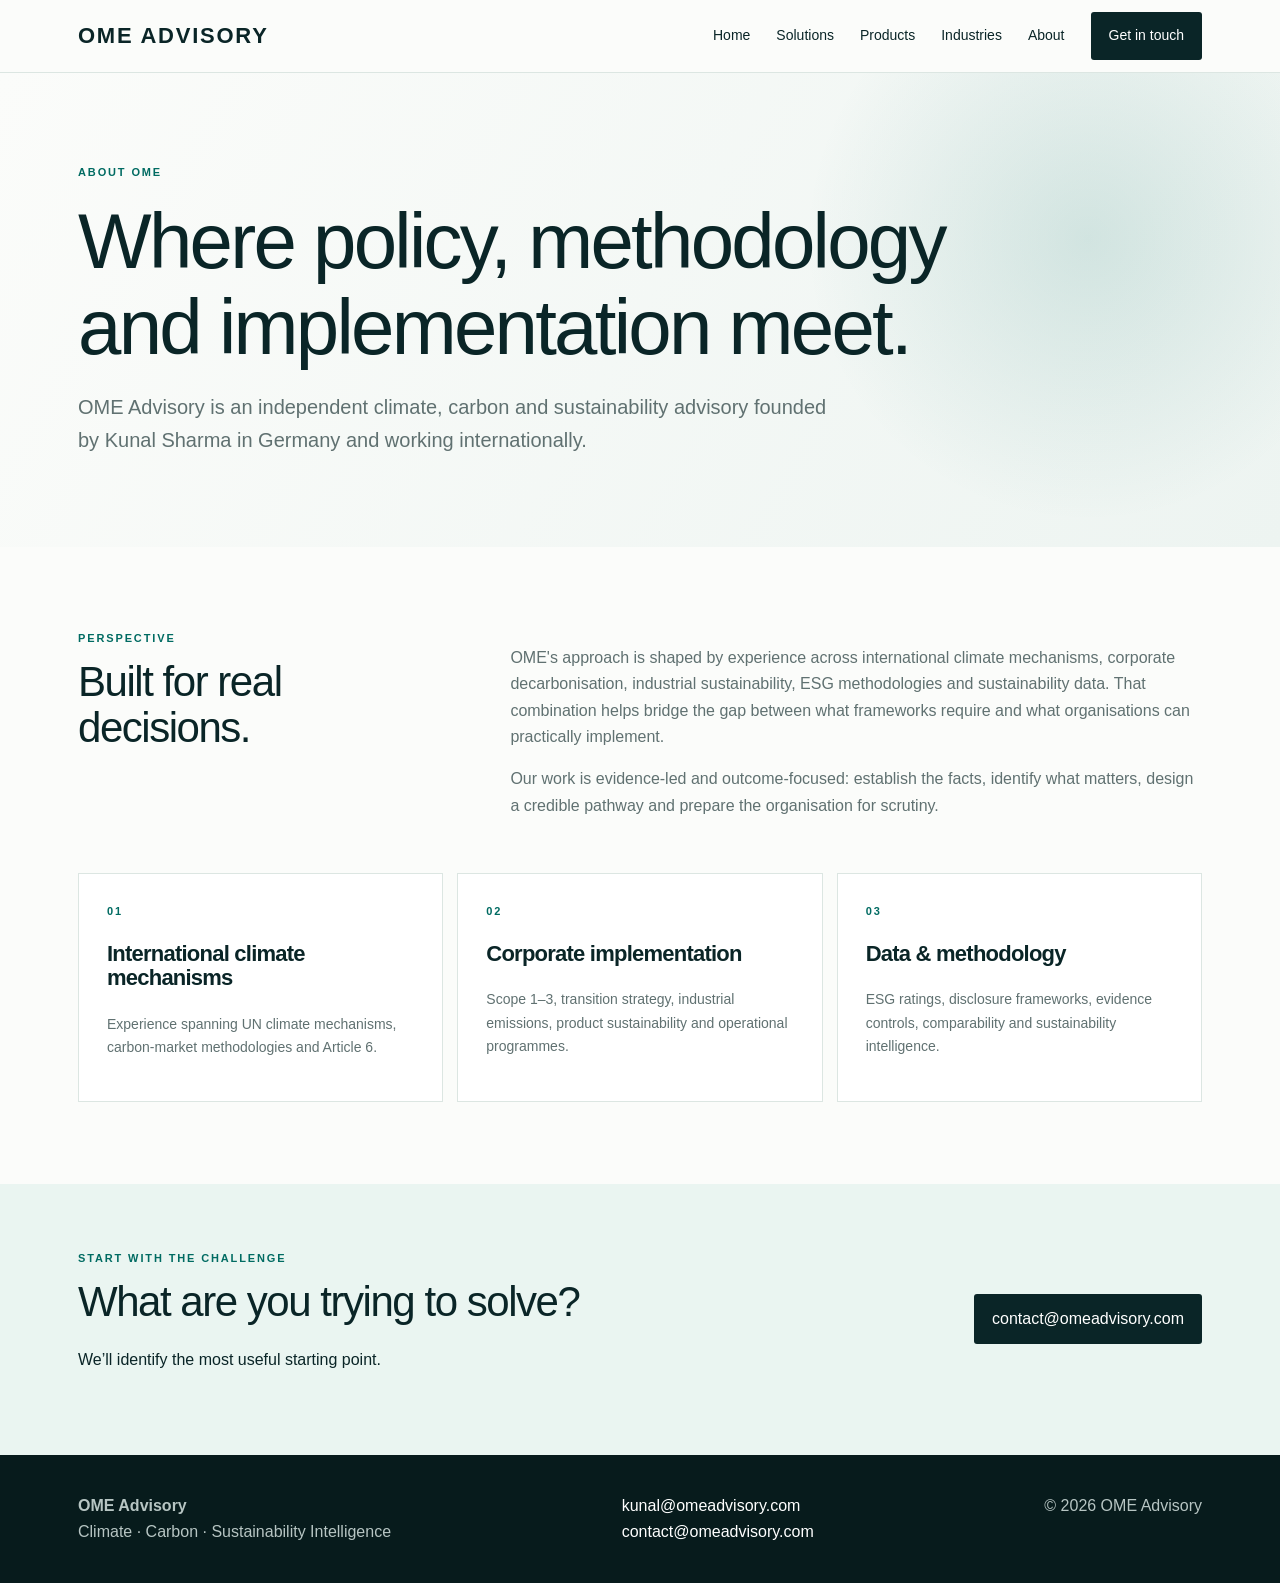
<file: about.html>
<!doctype html><html><head><meta charset="utf-8"><meta name="viewport" content="width=device-width"><title>About | OME Advisory</title><link rel="stylesheet" href="/styles.css"></head><body><nav><div class="wrap nav"><a class="brand" href="/">OME ADVISORY</a><div class="links"><a href="/">Home</a><a href="/solutions.html">Solutions</a><a href="/products.html">Products</a><a href="/industries.html">Industries</a><a href="/about.html">About</a><a class="btn" href="mailto:contact@omeadvisory.com">Get in touch</a></div></div></nav><header class="pagehero"><div class="wrap"><div class="eyebrow">About OME</div><h1>Where policy, methodology and implementation meet.</h1><p class="lead">OME Advisory is an independent climate, carbon and sustainability advisory founded by Kunal Sharma in Germany and working internationally.</p></div></header><section class="section"><div class="wrap"><div class="intro"><div><div class="eyebrow">Perspective</div><h2>Built for real decisions.</h2></div><div><p>OME's approach is shaped by experience across international climate mechanisms, corporate decarbonisation, industrial sustainability, ESG methodologies and sustainability data. That combination helps bridge the gap between what frameworks require and what organisations can practically implement.</p><p>Our work is evidence-led and outcome-focused: establish the facts, identify what matters, design a credible pathway and prepare the organisation for scrutiny.</p></div></div><div class="grid"><article class="card"><div class="eyebrow">01</div><h3>International climate mechanisms</h3><p>Experience spanning UN climate mechanisms, carbon-market methodologies and Article 6.</p></article><article class="card"><div class="eyebrow">02</div><h3>Corporate implementation</h3><p>Scope 1–3, transition strategy, industrial emissions, product sustainability and operational programmes.</p></article><article class="card"><div class="eyebrow">03</div><h3>Data & methodology</h3><p>ESG ratings, disclosure frameworks, evidence controls, comparability and sustainability intelligence.</p></article></div></div></section><section class="cta"><div class="wrap"><div><div class="eyebrow">Start with the challenge</div><h2>What are you trying to solve?</h2><p>We’ll identify the most useful starting point.</p></div><a class="btn" href="mailto:contact@omeadvisory.com">contact@omeadvisory.com</a></div></section><footer><div class="wrap foot"><div><strong>OME Advisory</strong><br>Climate · Carbon · Sustainability Intelligence</div><div><a href="mailto:kunal@omeadvisory.com">kunal@omeadvisory.com</a><br><a href="mailto:contact@omeadvisory.com">contact@omeadvisory.com</a></div><div>© 2026 OME Advisory</div></div></footer></body></html>
</file>
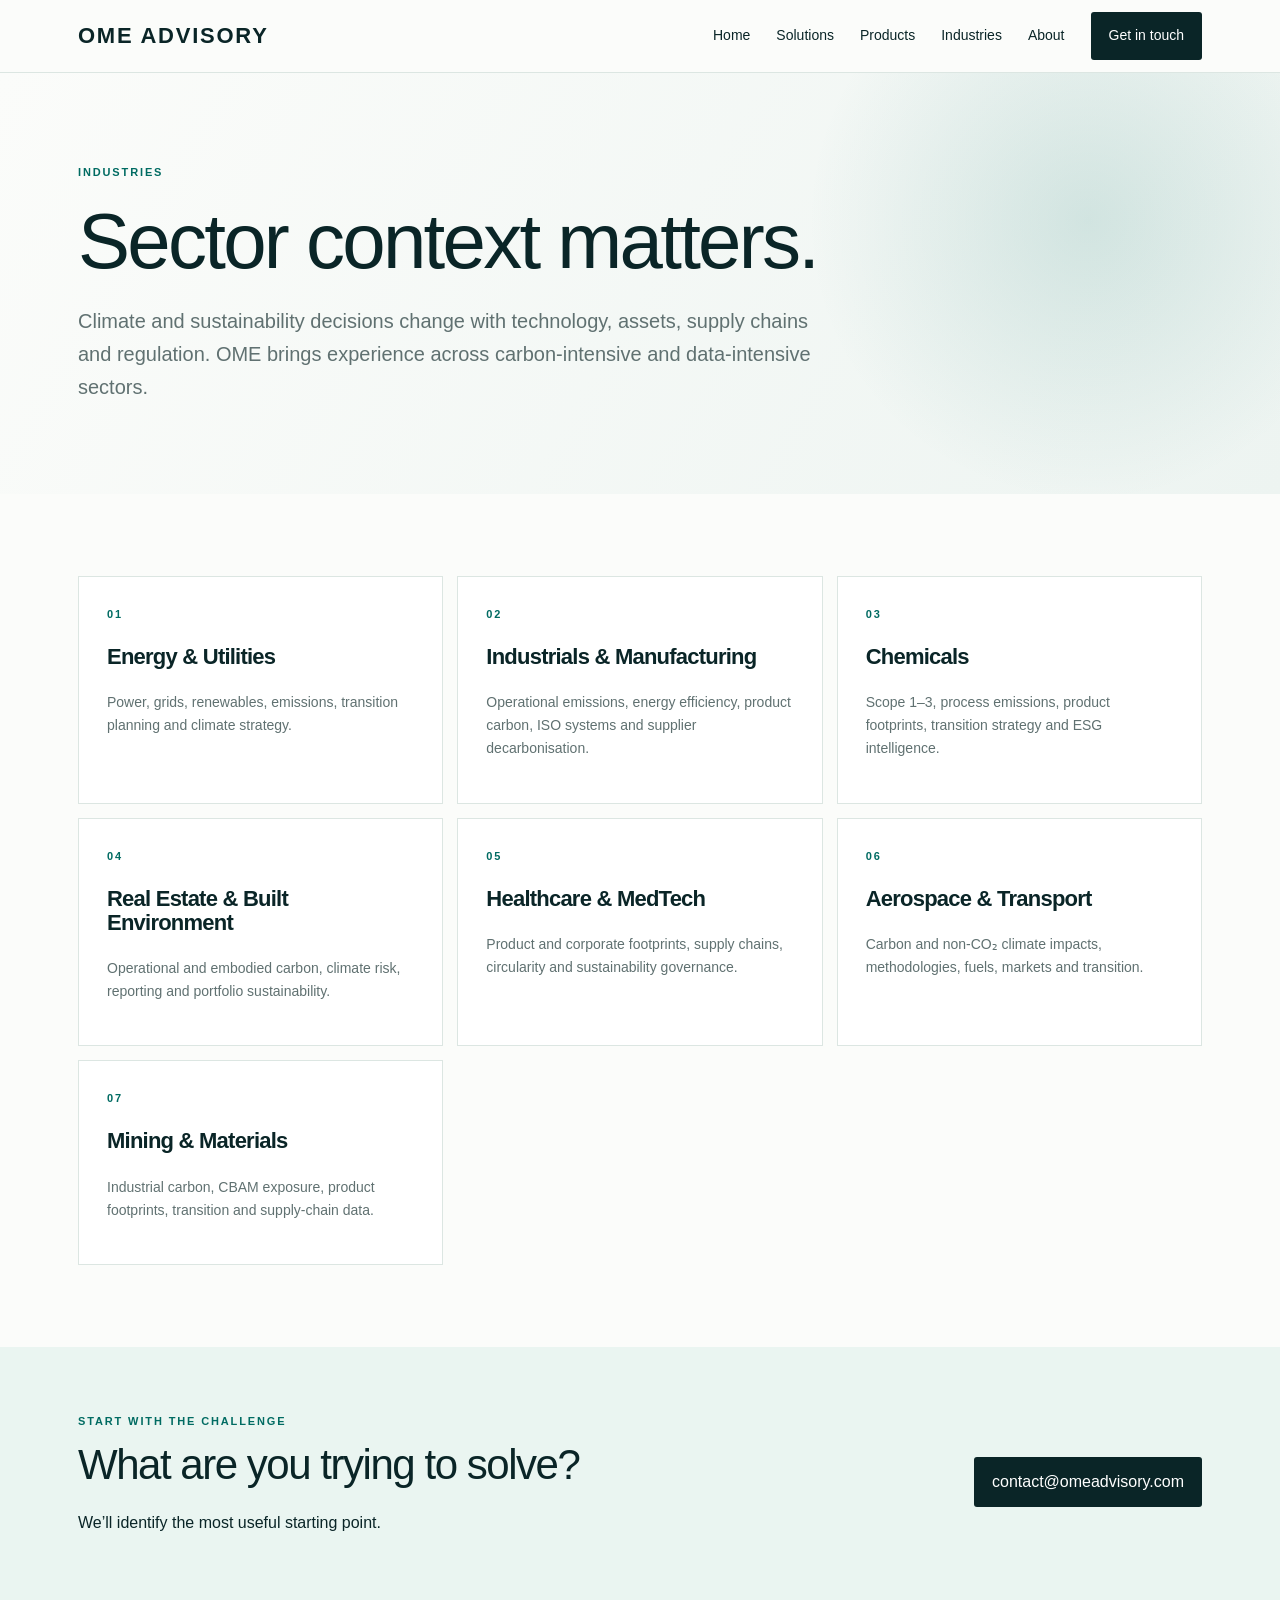
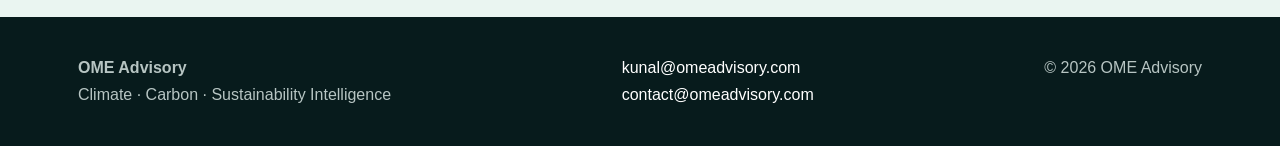
<file: industries.html>
<!doctype html><html><head><meta charset="utf-8"><meta name="viewport" content="width=device-width"><title>Industries | OME Advisory</title><link rel="stylesheet" href="/styles.css"></head><body><nav><div class="wrap nav"><a class="brand" href="/">OME ADVISORY</a><div class="links"><a href="/">Home</a><a href="/solutions.html">Solutions</a><a href="/products.html">Products</a><a href="/industries.html">Industries</a><a href="/about.html">About</a><a class="btn" href="mailto:contact@omeadvisory.com">Get in touch</a></div></div></nav><header class="pagehero"><div class="wrap"><div class="eyebrow">Industries</div><h1>Sector context matters.</h1><p class="lead">Climate and sustainability decisions change with technology, assets, supply chains and regulation. OME brings experience across carbon-intensive and data-intensive sectors.</p></div></header><section class="section"><div class="wrap"><div class="grid"><article class="card"><div class="eyebrow">01</div><h3>Energy & Utilities</h3><p>Power, grids, renewables, emissions, transition planning and climate strategy.</p></article><article class="card"><div class="eyebrow">02</div><h3>Industrials & Manufacturing</h3><p>Operational emissions, energy efficiency, product carbon, ISO systems and supplier decarbonisation.</p></article><article class="card"><div class="eyebrow">03</div><h3>Chemicals</h3><p>Scope 1–3, process emissions, product footprints, transition strategy and ESG intelligence.</p></article><article class="card"><div class="eyebrow">04</div><h3>Real Estate & Built Environment</h3><p>Operational and embodied carbon, climate risk, reporting and portfolio sustainability.</p></article><article class="card"><div class="eyebrow">05</div><h3>Healthcare & MedTech</h3><p>Product and corporate footprints, supply chains, circularity and sustainability governance.</p></article><article class="card"><div class="eyebrow">06</div><h3>Aerospace & Transport</h3><p>Carbon and non-CO₂ climate impacts, methodologies, fuels, markets and transition.</p></article><article class="card"><div class="eyebrow">07</div><h3>Mining & Materials</h3><p>Industrial carbon, CBAM exposure, product footprints, transition and supply-chain data.</p></article></div></div></section><section class="cta"><div class="wrap"><div><div class="eyebrow">Start with the challenge</div><h2>What are you trying to solve?</h2><p>We’ll identify the most useful starting point.</p></div><a class="btn" href="mailto:contact@omeadvisory.com">contact@omeadvisory.com</a></div></section><footer><div class="wrap foot"><div><strong>OME Advisory</strong><br>Climate · Carbon · Sustainability Intelligence</div><div><a href="mailto:kunal@omeadvisory.com">kunal@omeadvisory.com</a><br><a href="mailto:contact@omeadvisory.com">contact@omeadvisory.com</a></div><div>© 2026 OME Advisory</div></div></footer></body></html>
</file>
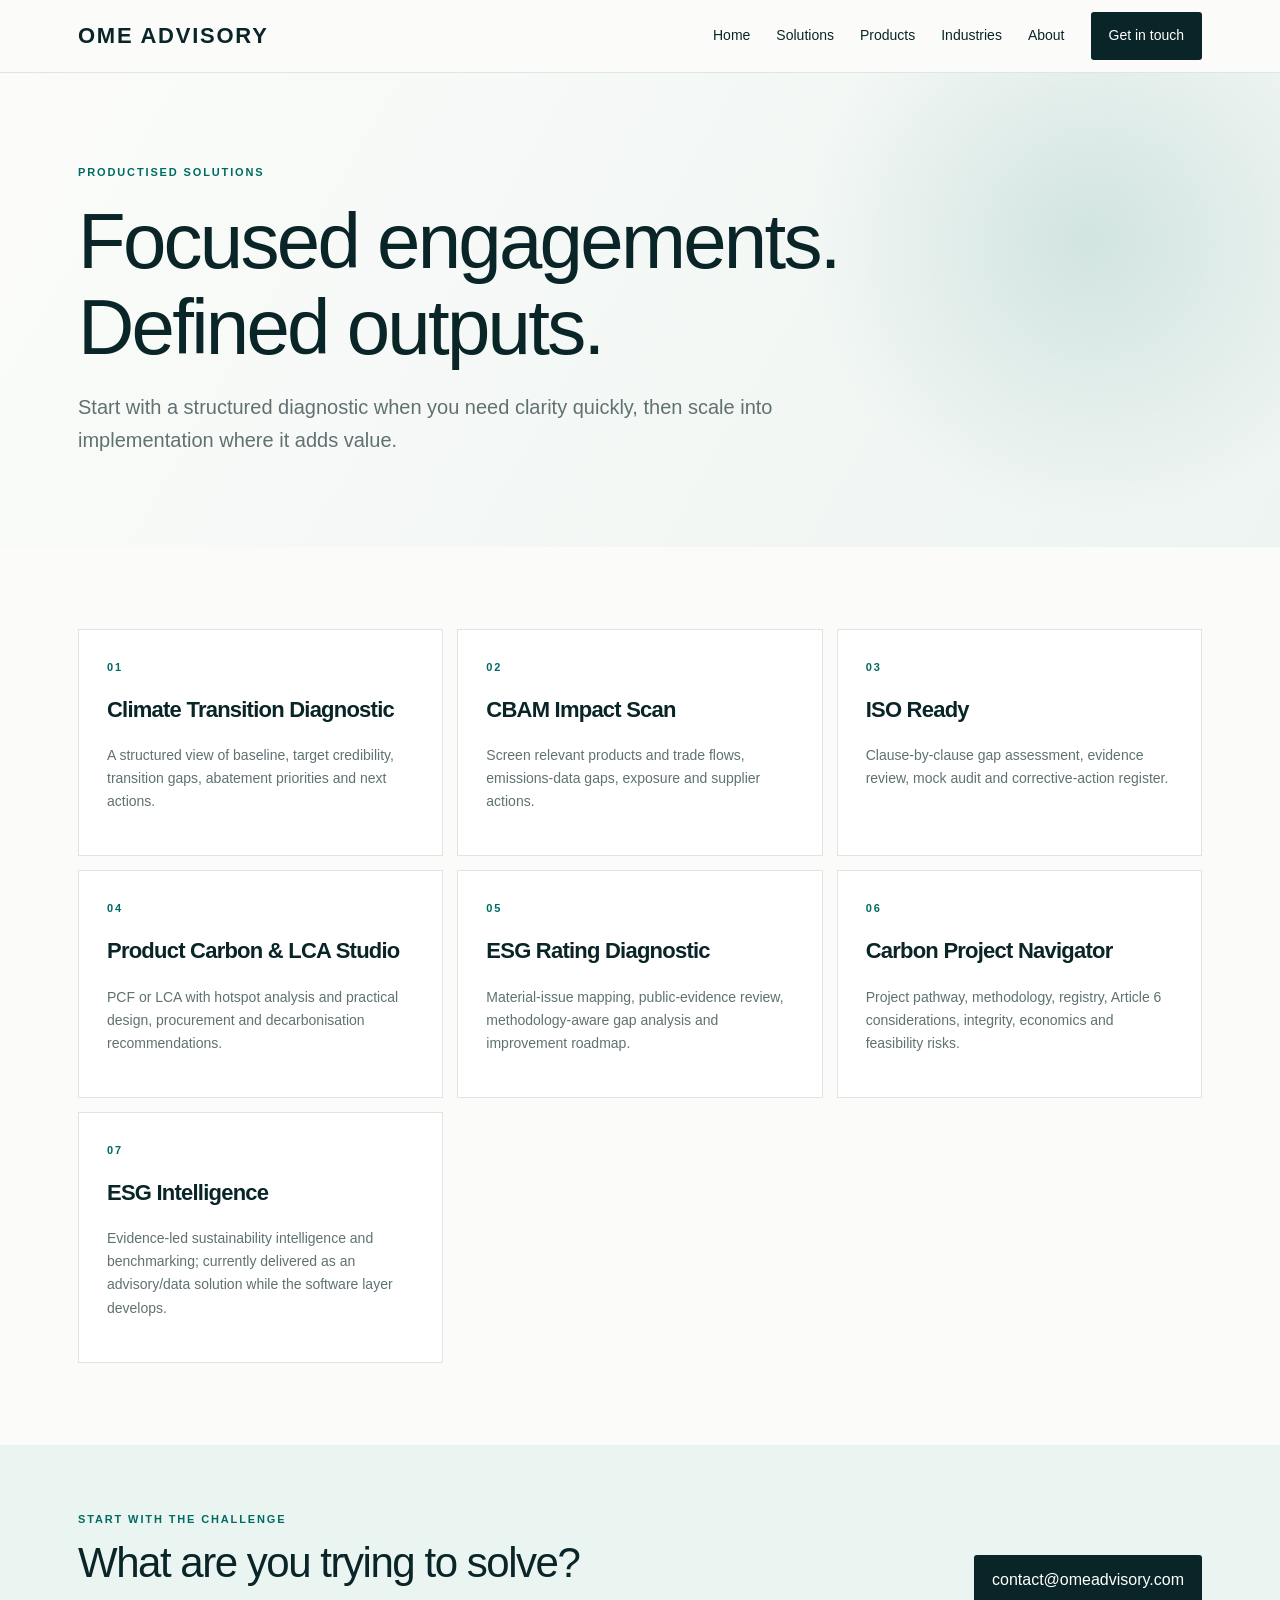
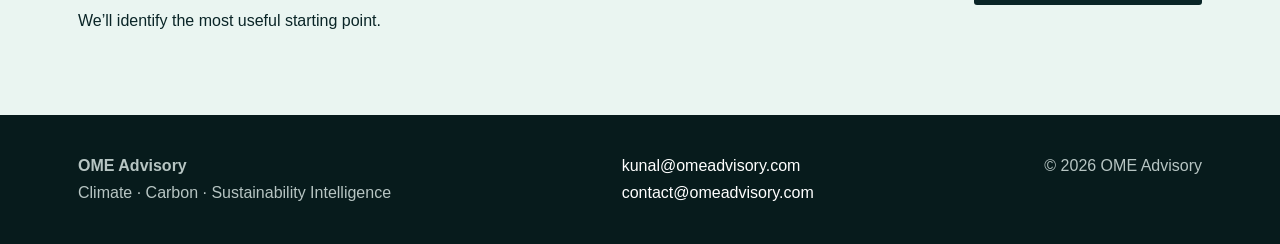
<file: products.html>
<!doctype html><html><head><meta charset="utf-8"><meta name="viewport" content="width=device-width"><title>Products | OME Advisory</title><link rel="stylesheet" href="/styles.css"></head><body><nav><div class="wrap nav"><a class="brand" href="/">OME ADVISORY</a><div class="links"><a href="/">Home</a><a href="/solutions.html">Solutions</a><a href="/products.html">Products</a><a href="/industries.html">Industries</a><a href="/about.html">About</a><a class="btn" href="mailto:contact@omeadvisory.com">Get in touch</a></div></div></nav><header class="pagehero"><div class="wrap"><div class="eyebrow">Productised solutions</div><h1>Focused engagements. Defined outputs.</h1><p class="lead">Start with a structured diagnostic when you need clarity quickly, then scale into implementation where it adds value.</p></div></header><section class="section"><div class="wrap"><div class="grid"><article class="card"><div class="eyebrow">01</div><h3>Climate Transition Diagnostic</h3><p>A structured view of baseline, target credibility, transition gaps, abatement priorities and next actions.</p></article><article class="card"><div class="eyebrow">02</div><h3>CBAM Impact Scan</h3><p>Screen relevant products and trade flows, emissions-data gaps, exposure and supplier actions.</p></article><article class="card"><div class="eyebrow">03</div><h3>ISO Ready</h3><p>Clause-by-clause gap assessment, evidence review, mock audit and corrective-action register.</p></article><article class="card"><div class="eyebrow">04</div><h3>Product Carbon & LCA Studio</h3><p>PCF or LCA with hotspot analysis and practical design, procurement and decarbonisation recommendations.</p></article><article class="card"><div class="eyebrow">05</div><h3>ESG Rating Diagnostic</h3><p>Material-issue mapping, public-evidence review, methodology-aware gap analysis and improvement roadmap.</p></article><article class="card"><div class="eyebrow">06</div><h3>Carbon Project Navigator</h3><p>Project pathway, methodology, registry, Article 6 considerations, integrity, economics and feasibility risks.</p></article><article class="card"><div class="eyebrow">07</div><h3>ESG Intelligence</h3><p>Evidence-led sustainability intelligence and benchmarking; currently delivered as an advisory/data solution while the software layer develops.</p></article></div></div></section><section class="cta"><div class="wrap"><div><div class="eyebrow">Start with the challenge</div><h2>What are you trying to solve?</h2><p>We’ll identify the most useful starting point.</p></div><a class="btn" href="mailto:contact@omeadvisory.com">contact@omeadvisory.com</a></div></section><footer><div class="wrap foot"><div><strong>OME Advisory</strong><br>Climate · Carbon · Sustainability Intelligence</div><div><a href="mailto:kunal@omeadvisory.com">kunal@omeadvisory.com</a><br><a href="mailto:contact@omeadvisory.com">contact@omeadvisory.com</a></div><div>© 2026 OME Advisory</div></div></footer></body></html>
</file>
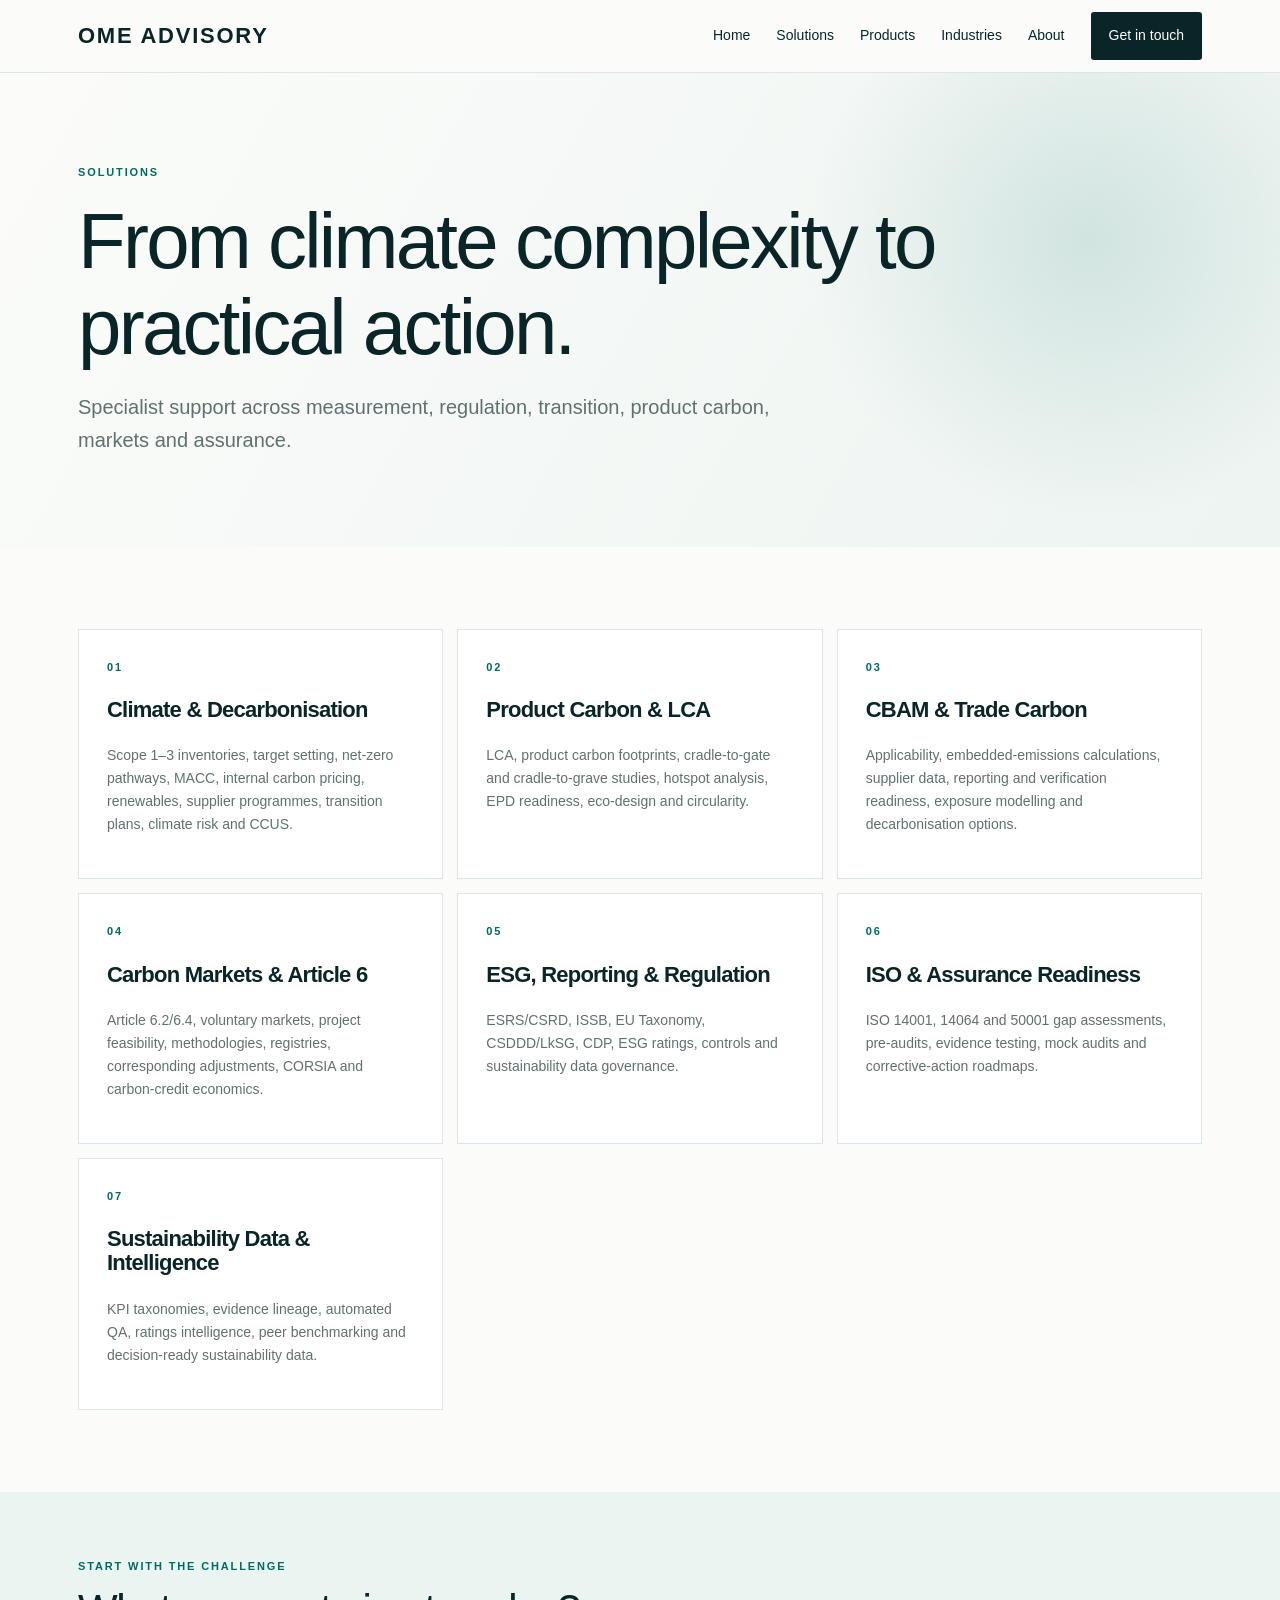
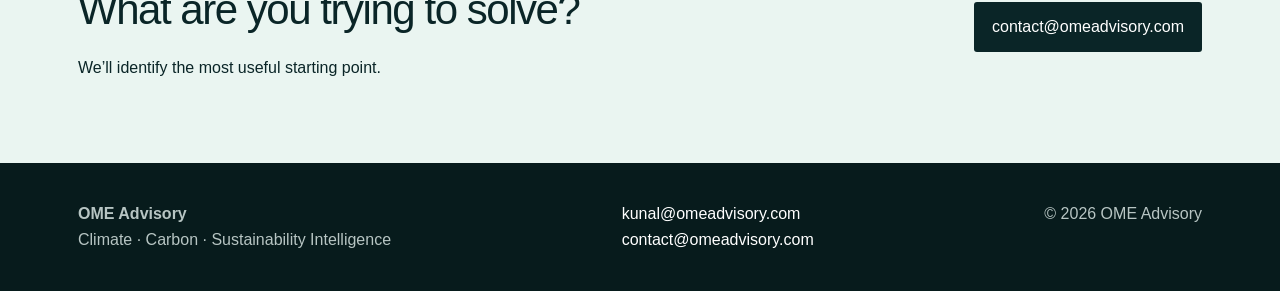
<file: solutions.html>
<!doctype html><html><head><meta charset="utf-8"><meta name="viewport" content="width=device-width"><title>Solutions | OME Advisory</title><link rel="stylesheet" href="/styles.css"></head><body><nav><div class="wrap nav"><a class="brand" href="/">OME ADVISORY</a><div class="links"><a href="/">Home</a><a href="/solutions.html">Solutions</a><a href="/products.html">Products</a><a href="/industries.html">Industries</a><a href="/about.html">About</a><a class="btn" href="mailto:contact@omeadvisory.com">Get in touch</a></div></div></nav><header class="pagehero"><div class="wrap"><div class="eyebrow">Solutions</div><h1>From climate complexity to practical action.</h1><p class="lead">Specialist support across measurement, regulation, transition, product carbon, markets and assurance.</p></div></header><section class="section"><div class="wrap"><div class="grid"><article class="card"><div class="eyebrow">01</div><h3>Climate & Decarbonisation</h3><p>Scope 1–3 inventories, target setting, net-zero pathways, MACC, internal carbon pricing, renewables, supplier programmes, transition plans, climate risk and CCUS.</p></article><article class="card"><div class="eyebrow">02</div><h3>Product Carbon & LCA</h3><p>LCA, product carbon footprints, cradle-to-gate and cradle-to-grave studies, hotspot analysis, EPD readiness, eco-design and circularity.</p></article><article class="card"><div class="eyebrow">03</div><h3>CBAM & Trade Carbon</h3><p>Applicability, embedded-emissions calculations, supplier data, reporting and verification readiness, exposure modelling and decarbonisation options.</p></article><article class="card"><div class="eyebrow">04</div><h3>Carbon Markets & Article 6</h3><p>Article 6.2/6.4, voluntary markets, project feasibility, methodologies, registries, corresponding adjustments, CORSIA and carbon-credit economics.</p></article><article class="card"><div class="eyebrow">05</div><h3>ESG, Reporting & Regulation</h3><p>ESRS/CSRD, ISSB, EU Taxonomy, CSDDD/LkSG, CDP, ESG ratings, controls and sustainability data governance.</p></article><article class="card"><div class="eyebrow">06</div><h3>ISO & Assurance Readiness</h3><p>ISO 14001, 14064 and 50001 gap assessments, pre-audits, evidence testing, mock audits and corrective-action roadmaps.</p></article><article class="card"><div class="eyebrow">07</div><h3>Sustainability Data & Intelligence</h3><p>KPI taxonomies, evidence lineage, automated QA, ratings intelligence, peer benchmarking and decision-ready sustainability data.</p></article></div></div></section><section class="cta"><div class="wrap"><div><div class="eyebrow">Start with the challenge</div><h2>What are you trying to solve?</h2><p>We’ll identify the most useful starting point.</p></div><a class="btn" href="mailto:contact@omeadvisory.com">contact@omeadvisory.com</a></div></section><footer><div class="wrap foot"><div><strong>OME Advisory</strong><br>Climate · Carbon · Sustainability Intelligence</div><div><a href="mailto:kunal@omeadvisory.com">kunal@omeadvisory.com</a><br><a href="mailto:contact@omeadvisory.com">contact@omeadvisory.com</a></div><div>© 2026 OME Advisory</div></div></footer></body></html>
</file>
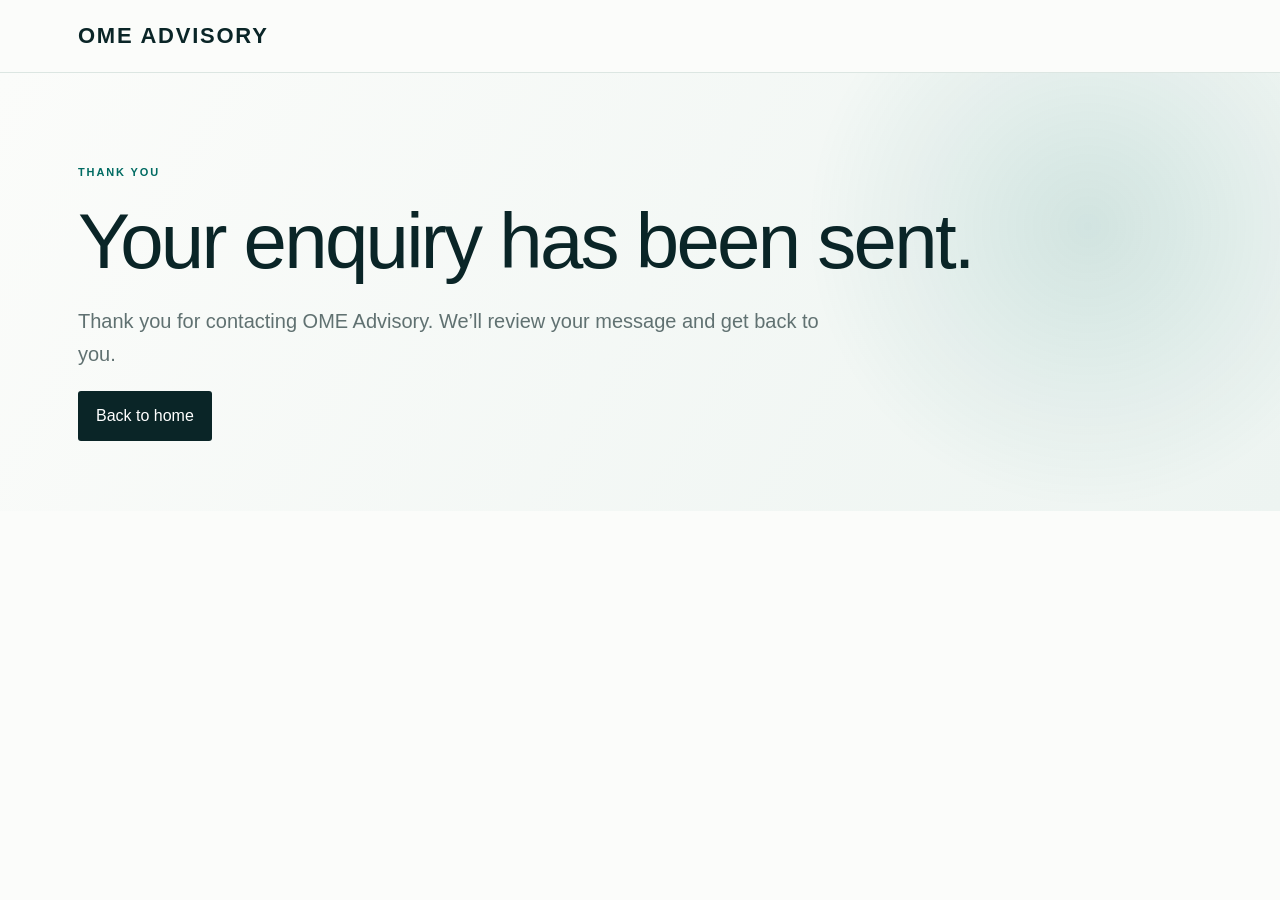
<file: thanks.html>
<!doctype html><html><head><meta charset="utf-8"><meta name="viewport" content="width=device-width"><title>Thank you | OME Advisory</title><link rel="stylesheet" href="/styles.css"></head><body><nav><div class="wrap nav"><a class="brand" href="/">OME ADVISORY</a></div></nav><main class="pagehero"><div class="wrap"><div class="eyebrow">Thank you</div><h1>Your enquiry has been sent.</h1><p class="lead">Thank you for contacting OME Advisory. We’ll review your message and get back to you.</p><a class="btn" href="/">Back to home</a></div></main></body></html>
</file>
<file: styles.css>
:root{--ink:#0a2527;--teal:#006b62;--mint:#eaf5f1;--paper:#fbfcfa;--line:#dce6e2;--muted:#607171}*{box-sizing:border-box}html{scroll-behavior:smooth}body{margin:0;background:var(--paper);color:var(--ink);font:16px/1.65 Arial,sans-serif}a{color:inherit}.wrap{max-width:1180px;margin:auto;padding:0 28px}nav{background:rgba(251,252,250,.96);border-bottom:1px solid var(--line);position:sticky;top:0;z-index:10}.nav{height:72px;display:flex;align-items:center;justify-content:space-between}.brand{font-size:22px;font-weight:700;text-decoration:none;letter-spacing:.08em}.links{display:flex;gap:26px;align-items:center}.links a{text-decoration:none;font-size:14px}.btn{display:inline-block;background:var(--ink);color:white;text-decoration:none;padding:12px 18px;border-radius:3px}.hero,.pagehero{padding:120px 0 95px;background:radial-gradient(circle at 85% 35%,rgba(0,107,98,.13),transparent 25%),linear-gradient(120deg,#fbfcfa,#edf4f1)}.pagehero{padding:90px 0 70px}.eyebrow{text-transform:uppercase;letter-spacing:.17em;font-size:11px;font-weight:700;color:var(--teal)}h1,h2,h3{line-height:1.1;letter-spacing:-.035em}h1{font-size:clamp(48px,7vw,78px);font-weight:500;max-width:900px;margin:18px 0}h2{font-size:42px;font-weight:500;margin:12px 0 22px}h3{font-size:22px}.lead{font-size:20px;color:var(--muted);max-width:760px}.section{padding:82px 0}.intro{display:grid;grid-template-columns:.7fr 1.3fr;gap:60px;margin-bottom:38px}.intro p{color:var(--muted)}.grid{display:grid;grid-template-columns:repeat(3,1fr);gap:14px}.card{background:#fff;border:1px solid var(--line);padding:28px}.card p{color:var(--muted);font-size:14px}.card ul{padding-left:18px;color:var(--muted)}.dark{background:var(--ink);color:white}.dark p{color:#bfd0ce}.pill{display:inline-block;border:1px solid var(--line);padding:6px 10px;margin:4px;font-size:12px}.cta{background:var(--mint);padding:65px 0}.cta .wrap{display:flex;justify-content:space-between;align-items:center;gap:30px}footer{padding:38px 0;background:#071b1c;color:#b7c5c3}.foot{display:flex;justify-content:space-between;gap:30px;flex-wrap:wrap}footer a{color:white;text-decoration:none}@media(max-width:820px){.links a:not(.btn){display:none}.grid,.intro{grid-template-columns:1fr}.hero{padding:85px 0}.cta .wrap{display:block}.cta .btn{margin-top:20px}}
</file>
